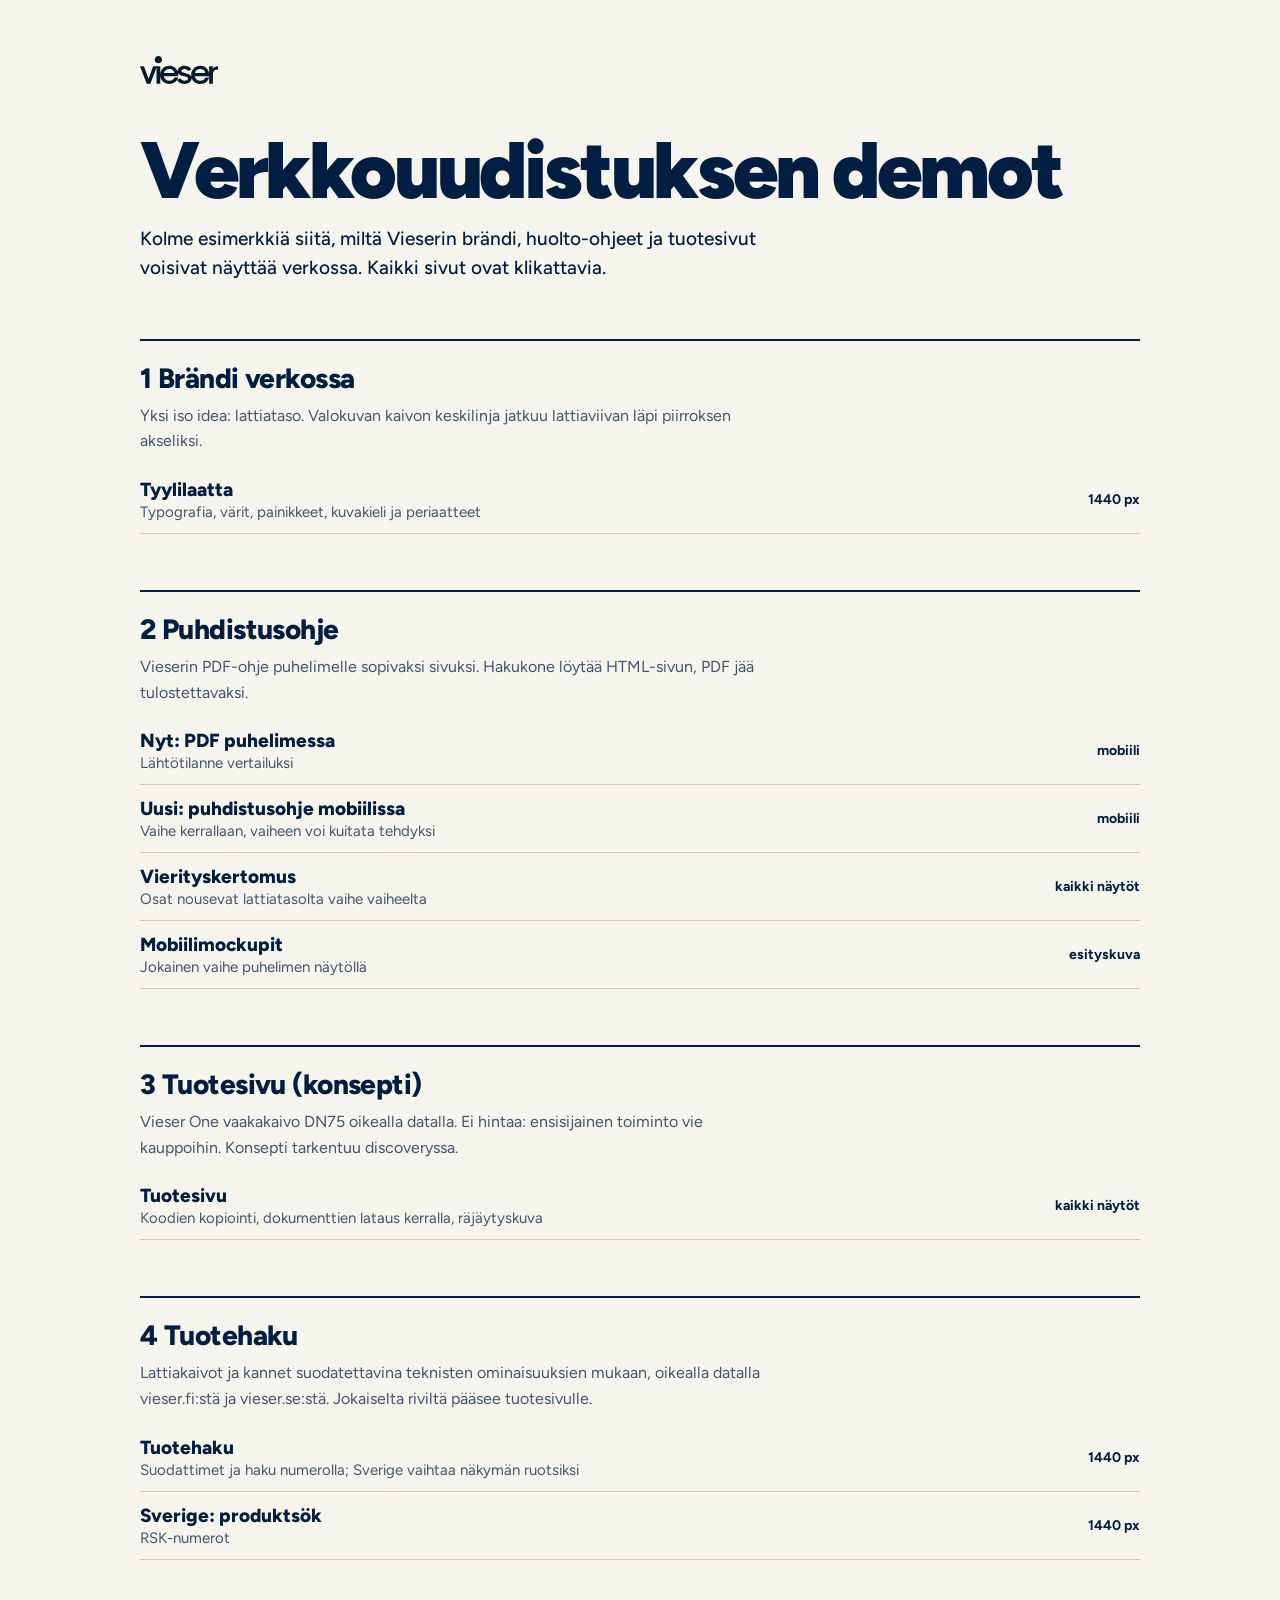
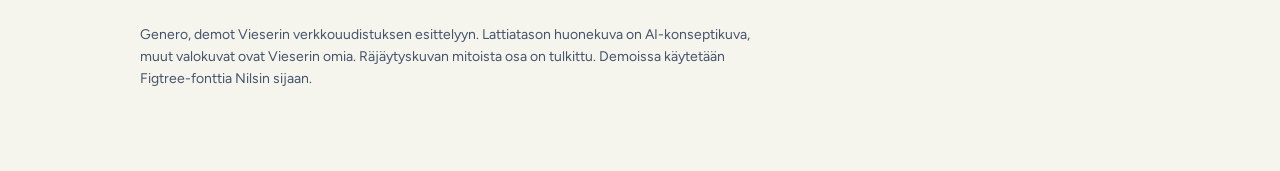
<file: index.html>
<!doctype html>
<html lang="fi">
<head>
<meta charset="utf-8">
<meta name="robots" content="noindex, nofollow">
<meta name="viewport" content="width=device-width, initial-scale=1">
<title>Vieser, verkkouudistuksen demot</title>
<link rel="stylesheet" href="https://fonts.googleapis.com/css2?family=Figtree:wght@400;500;700;800;900&display=swap">
<style>
:root{--blue:#001e42;--sand:#f6f5ed;--dune:#dac8ae;--muted:#44546a;--mahogany:#993300}
*{box-sizing:border-box}
body{margin:0;background:var(--sand);color:var(--blue);font-family:Figtree,'Trebuchet MS',sans-serif}
main{max-width:1040px;margin:0 auto;padding:56px 20px 80px}
img.logo{height:28px;width:auto;display:block}
h1{margin:48px 0 16px;font-size:clamp(40px,7vw,80px);line-height:.95;font-weight:900;letter-spacing:-.04em}
.lead{margin:0;max-width:36em;font-size:19px;line-height:1.55;font-weight:500}
section{margin-top:56px;border-top:2px solid var(--blue);padding-top:20px}
h2{margin:0 0 8px;font-size:28px;font-weight:800;letter-spacing:-.02em}
section>p{margin:0 0 12px;max-width:40em;font-size:16px;line-height:1.6;color:var(--muted)}
ul{list-style:none;margin:0;padding:0}
li{border-bottom:1px solid var(--dune)}
li a{display:grid;grid-template-columns:minmax(0,1fr) auto;gap:16px;align-items:center;min-height:64px;padding:12px 0;color:var(--blue);text-decoration:none}
li a strong{font-size:19px;font-weight:800}
li a span{display:block;font-size:15px;color:var(--muted);margin-top:2px}
li a em{font-style:normal;font-size:14px;font-weight:700;white-space:nowrap}
li a:hover strong{text-decoration:underline;text-decoration-color:var(--mahogany);text-decoration-thickness:2px;text-underline-offset:5px}
li a:focus-visible{outline:none;box-shadow:0 0 0 3px var(--blue)}
footer{margin-top:64px;font-size:14px;line-height:1.6;color:var(--muted);max-width:44em}
</style>
</head>
<body>
<main>
  <img class="logo" src="img/bbff548fc7da4a5ddc5f29400d6f3d65.svg" alt="Vieser">
  <h1>Verkkouudistuksen demot</h1>
  <p class="lead">Kolme esimerkkiä siitä, miltä Vieserin brändi, huolto-ohjeet ja tuotesivut voisivat näyttää verkossa. Kaikki sivut ovat klikattavia.</p>

  <section>
    <h2>1 Brändi verkossa</h2>
    <p>Yksi iso idea: lattiataso. Valokuvan kaivon keskilinja jatkuu lattiaviivan läpi piirroksen akseliksi.</p>
    <ul>
      <li><a href="Main.dc.html"><div><strong>Tyylilaatta</strong><span>Typografia, värit, painikkeet, kuvakieli ja periaatteet</span></div><em>1440 px</em></a></li>
    </ul>
  </section>

  <section>
    <h2>2 Puhdistusohje</h2>
    <p>Vieserin PDF-ohje puhelimelle sopivaksi sivuksi. Hakukone löytää HTML-sivun, PDF jää tulostettavaksi.</p>
    <ul>
      <li><a href="Ohje-nyt.dc.html"><div><strong>Nyt: PDF puhelimessa</strong><span>Lähtötilanne vertailuksi</span></div><em>mobiili</em></a></li>
      <li><a href="Ohje.dc.html"><div><strong>Uusi: puhdistusohje mobiilissa</strong><span>Vaihe kerrallaan, vaiheen voi kuitata tehdyksi</span></div><em>mobiili</em></a></li>
      <li><a href="Ohje-scrolly.dc.html"><div><strong>Vierityskertomus</strong><span>Osat nousevat lattiatasolta vaihe vaiheelta</span></div><em>kaikki näytöt</em></a></li>
      <li><a href="Mobiilimockupit.dc.html"><div><strong>Mobiilimockupit</strong><span>Jokainen vaihe puhelimen näytöllä</span></div><em>esityskuva</em></a></li>
    </ul>
  </section>

  <section>
    <h2>3 Tuotesivu (konsepti)</h2>
    <p>Vieser One vaakakaivo DN75 oikealla datalla. Ei hintaa: ensisijainen toiminto vie kauppoihin. Konsepti tarkentuu discoveryssa.</p>
    <ul>
      <li><a href="Tuote.dc.html"><div><strong>Tuotesivu</strong><span>Koodien kopiointi, dokumenttien lataus kerralla, räjäytyskuva</span></div><em>kaikki näytöt</em></a></li>
    </ul>
  </section>

  <section>
    <h2>4 Tuotehaku</h2>
    <p>Lattiakaivot ja kannet suodatettavina teknisten ominaisuuksien mukaan, oikealla datalla vieser.fi:stä ja vieser.se:stä. Jokaiselta riviltä pääsee tuotesivulle.</p>
    <ul>
      <li><a href="Tuotehaku.dc.html"><div><strong>Tuotehaku</strong><span>Suodattimet ja haku numerolla; Sverige vaihtaa näkymän ruotsiksi</span></div><em>1440 px</em></a></li>
      <li><a href="Tuotehaku-SE.dc.html"><div><strong>Sverige: produktsök</strong><span>RSK-numerot</span></div><em>1440 px</em></a></li>
    </ul>
  </section>

  <footer>Genero, demot Vieserin verkkouudistuksen esittelyyn. Lattiatason huonekuva on AI-konseptikuva, muut valokuvat ovat Vieserin omia. Räjäytyskuvan mitoista osa on tulkittu. Demoissa käytetään Figtree-fonttia Nilsin sijaan.</footer>
</main>
</body>
</html>
</file>
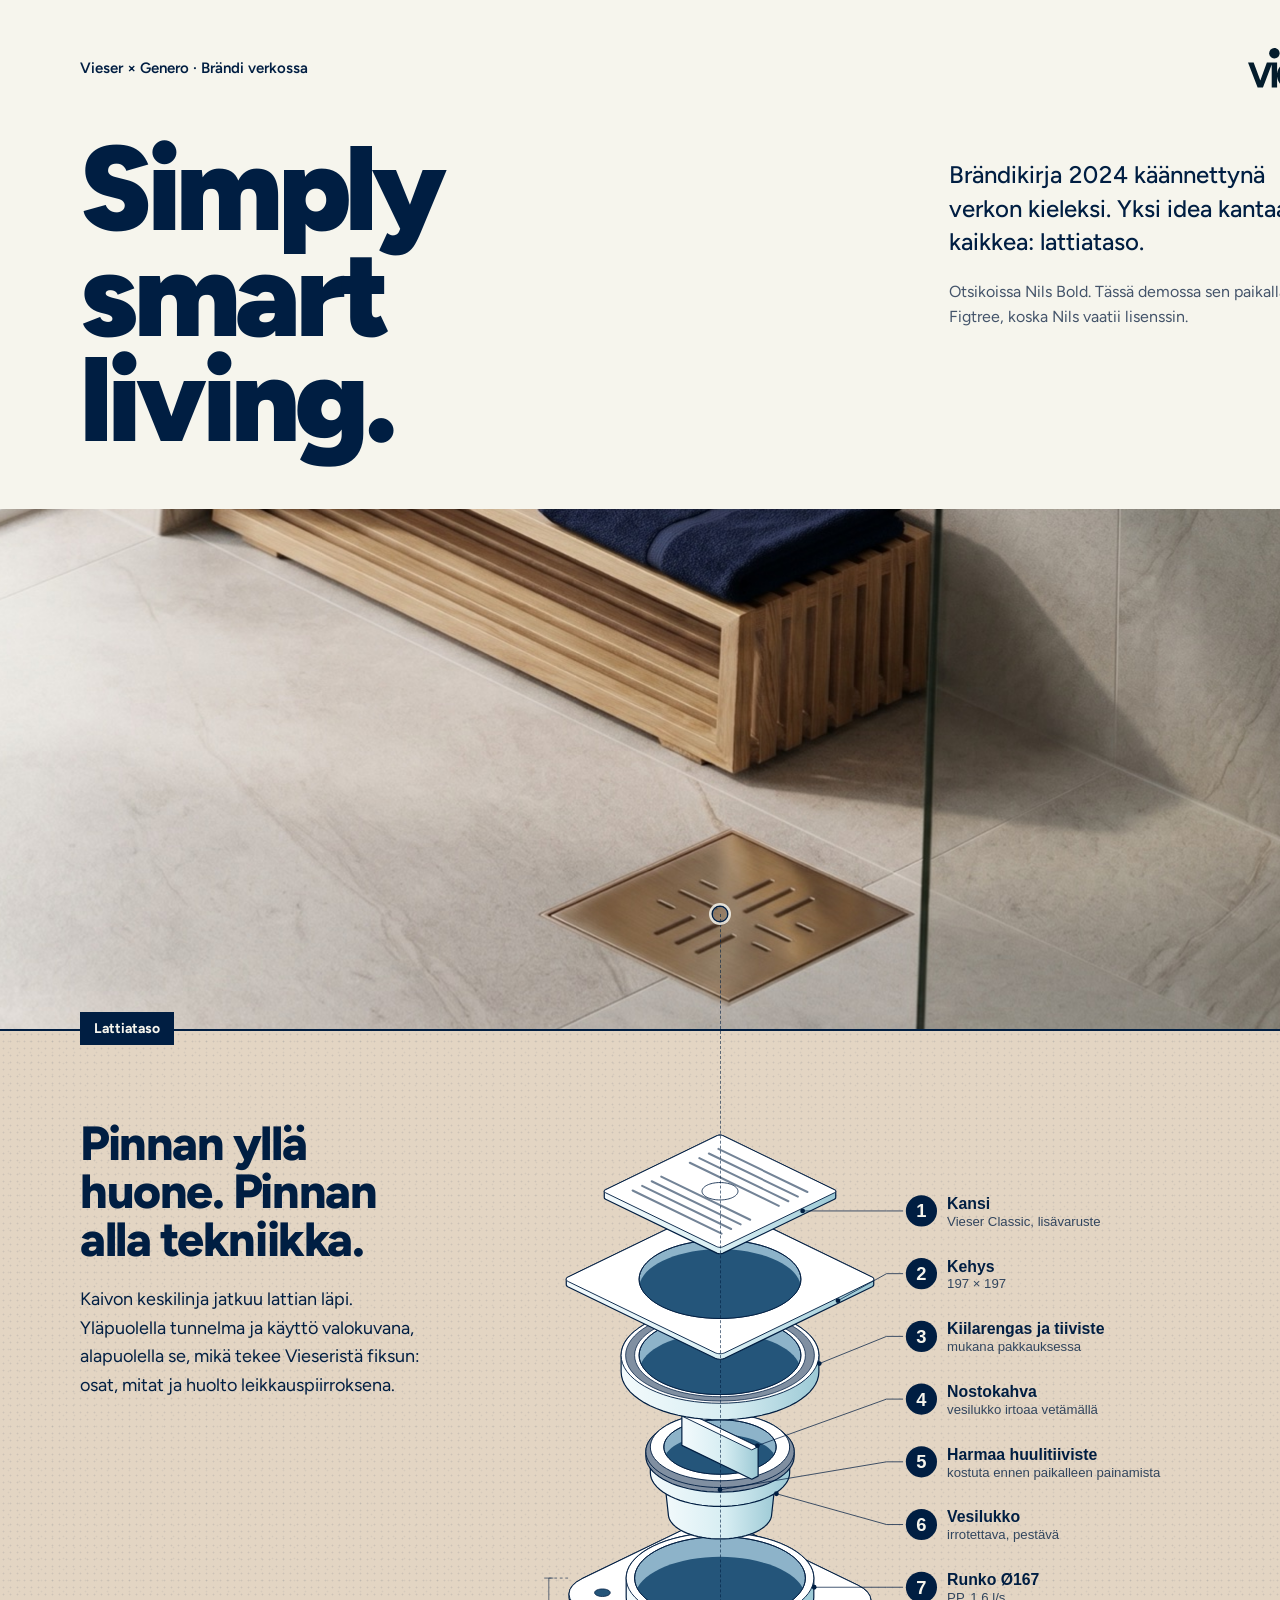
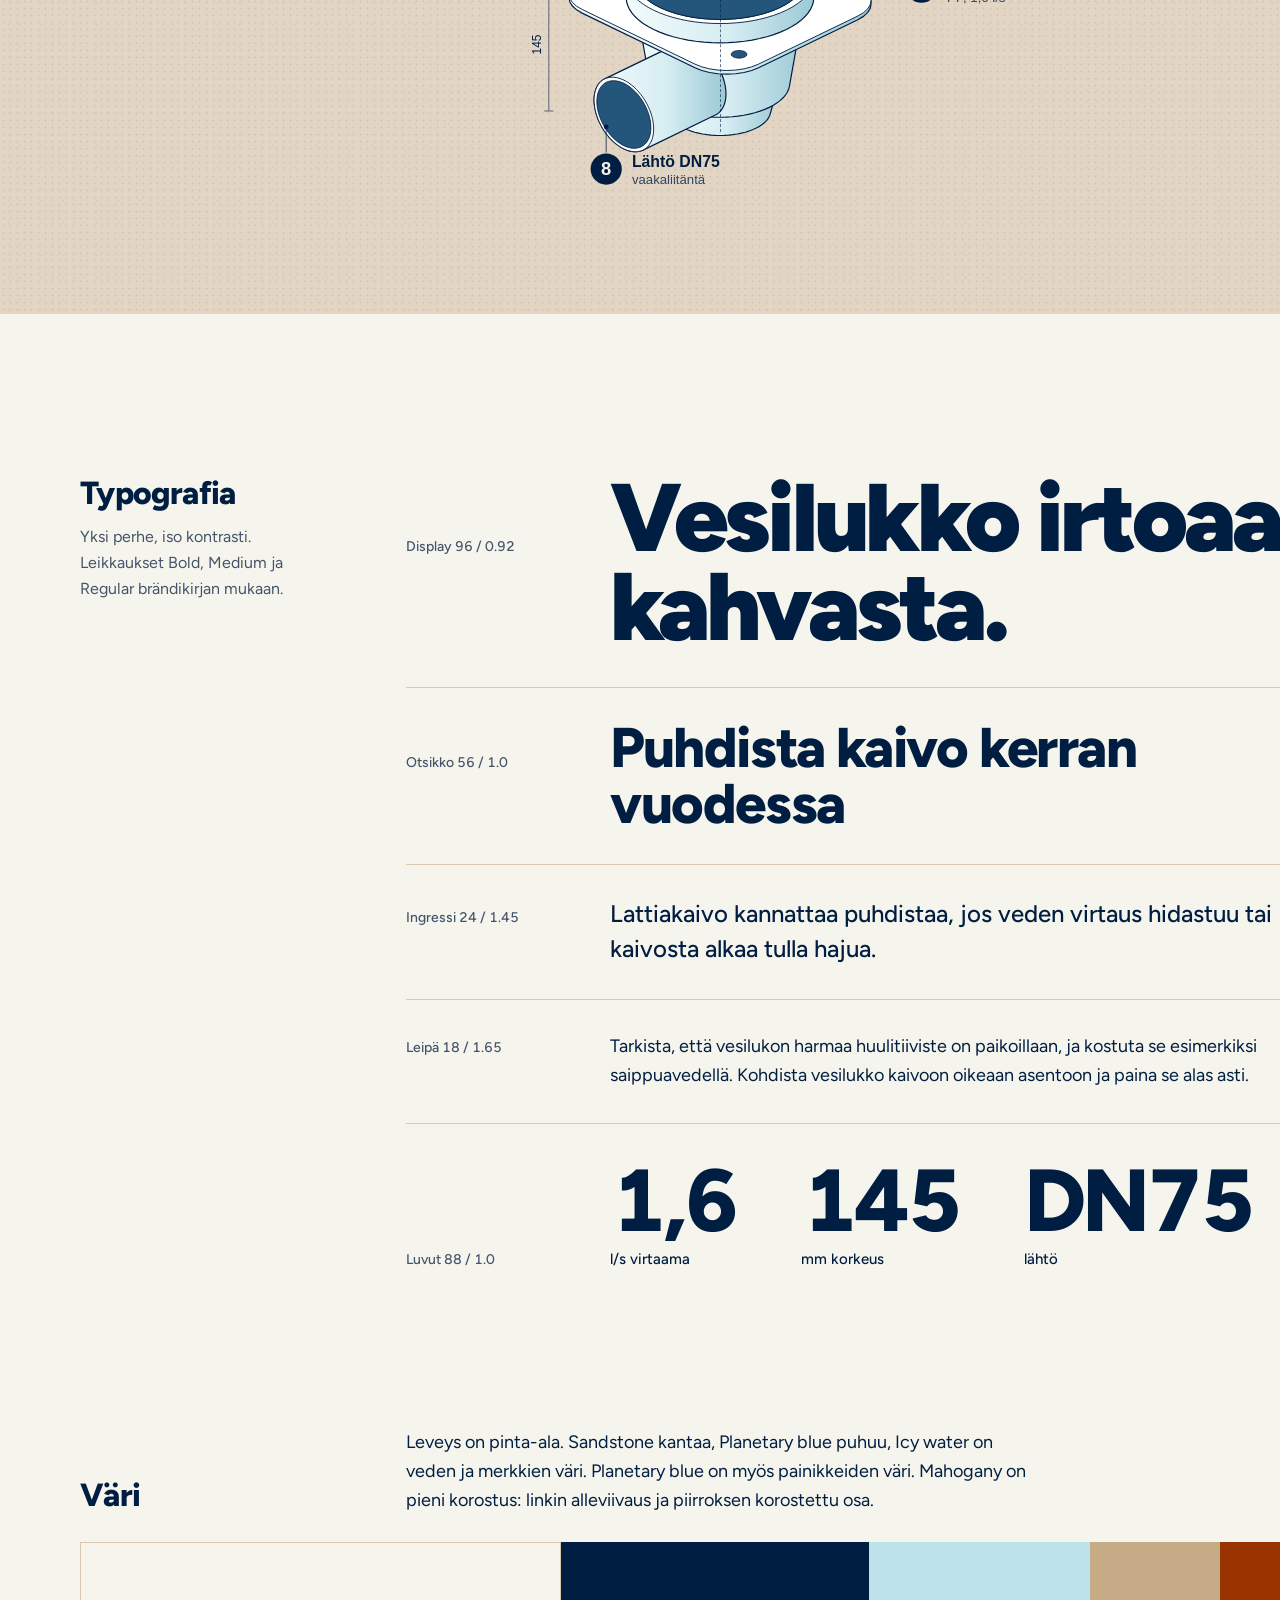
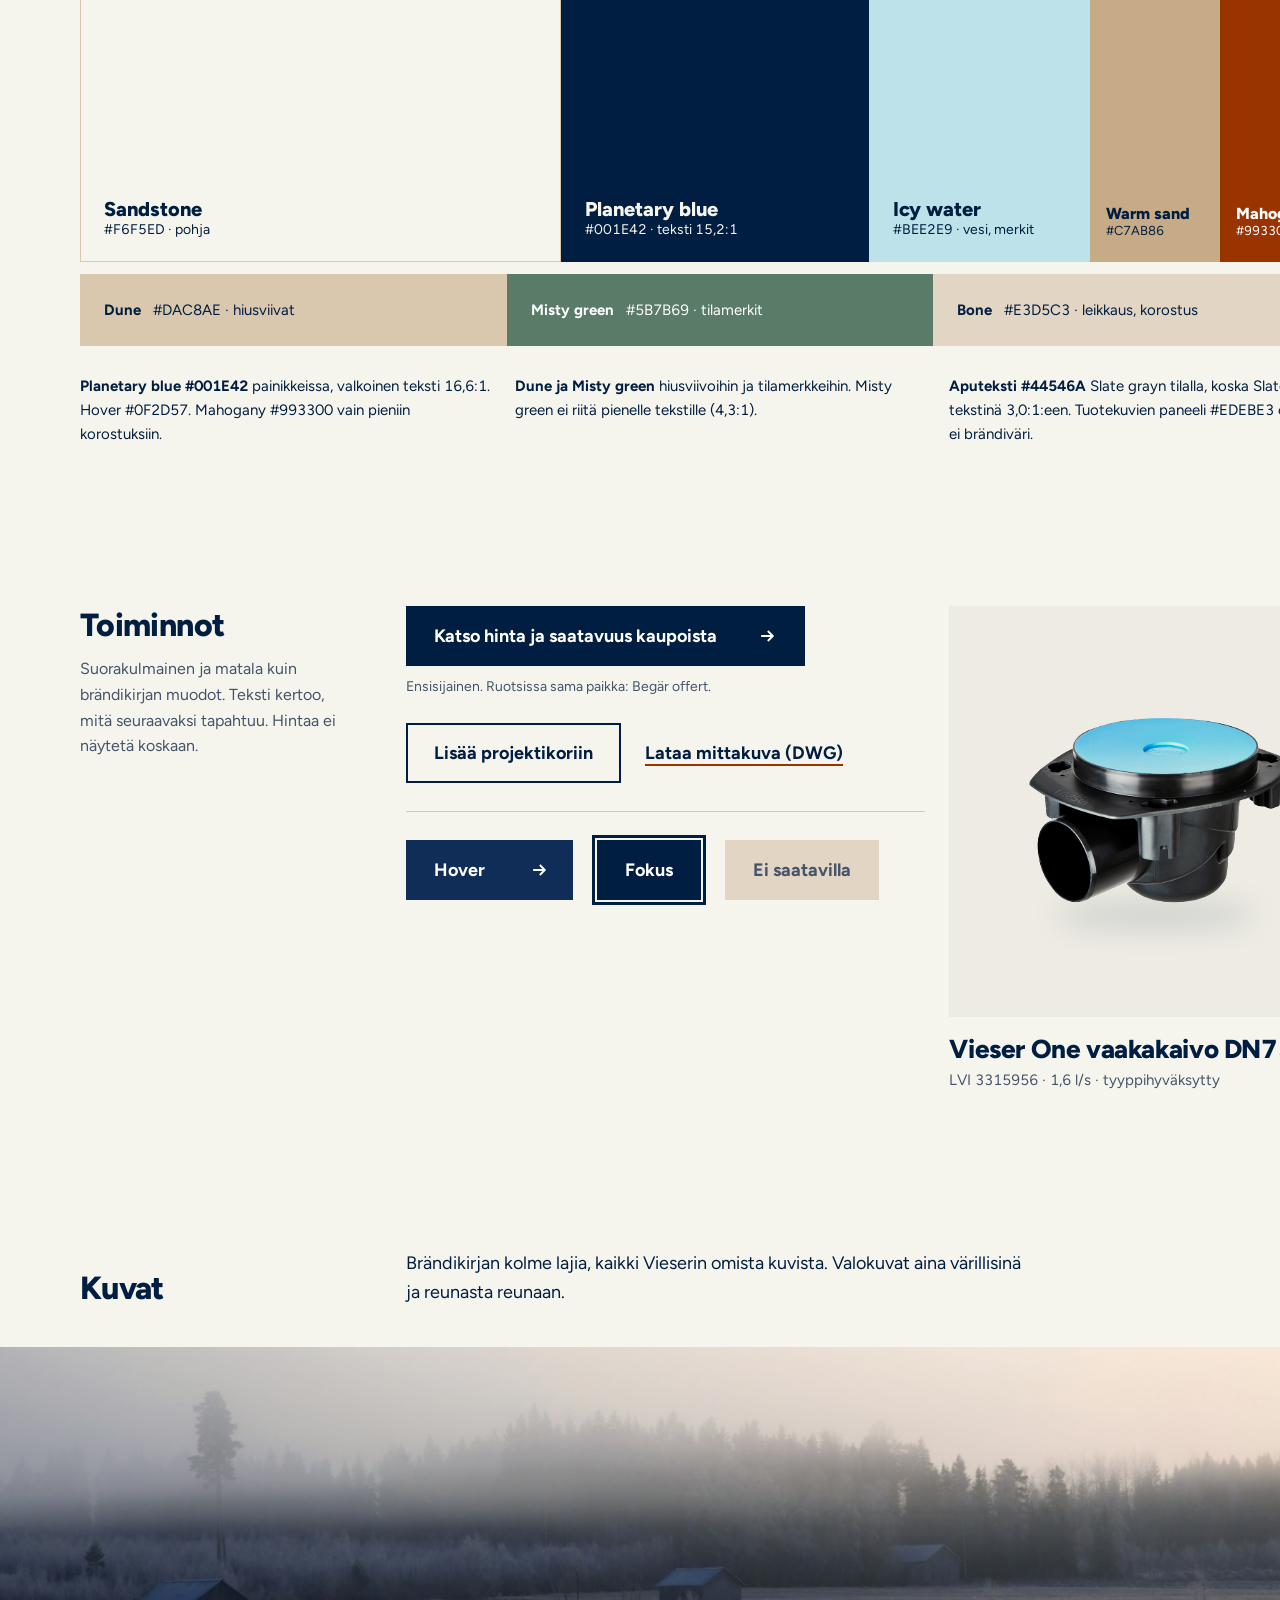
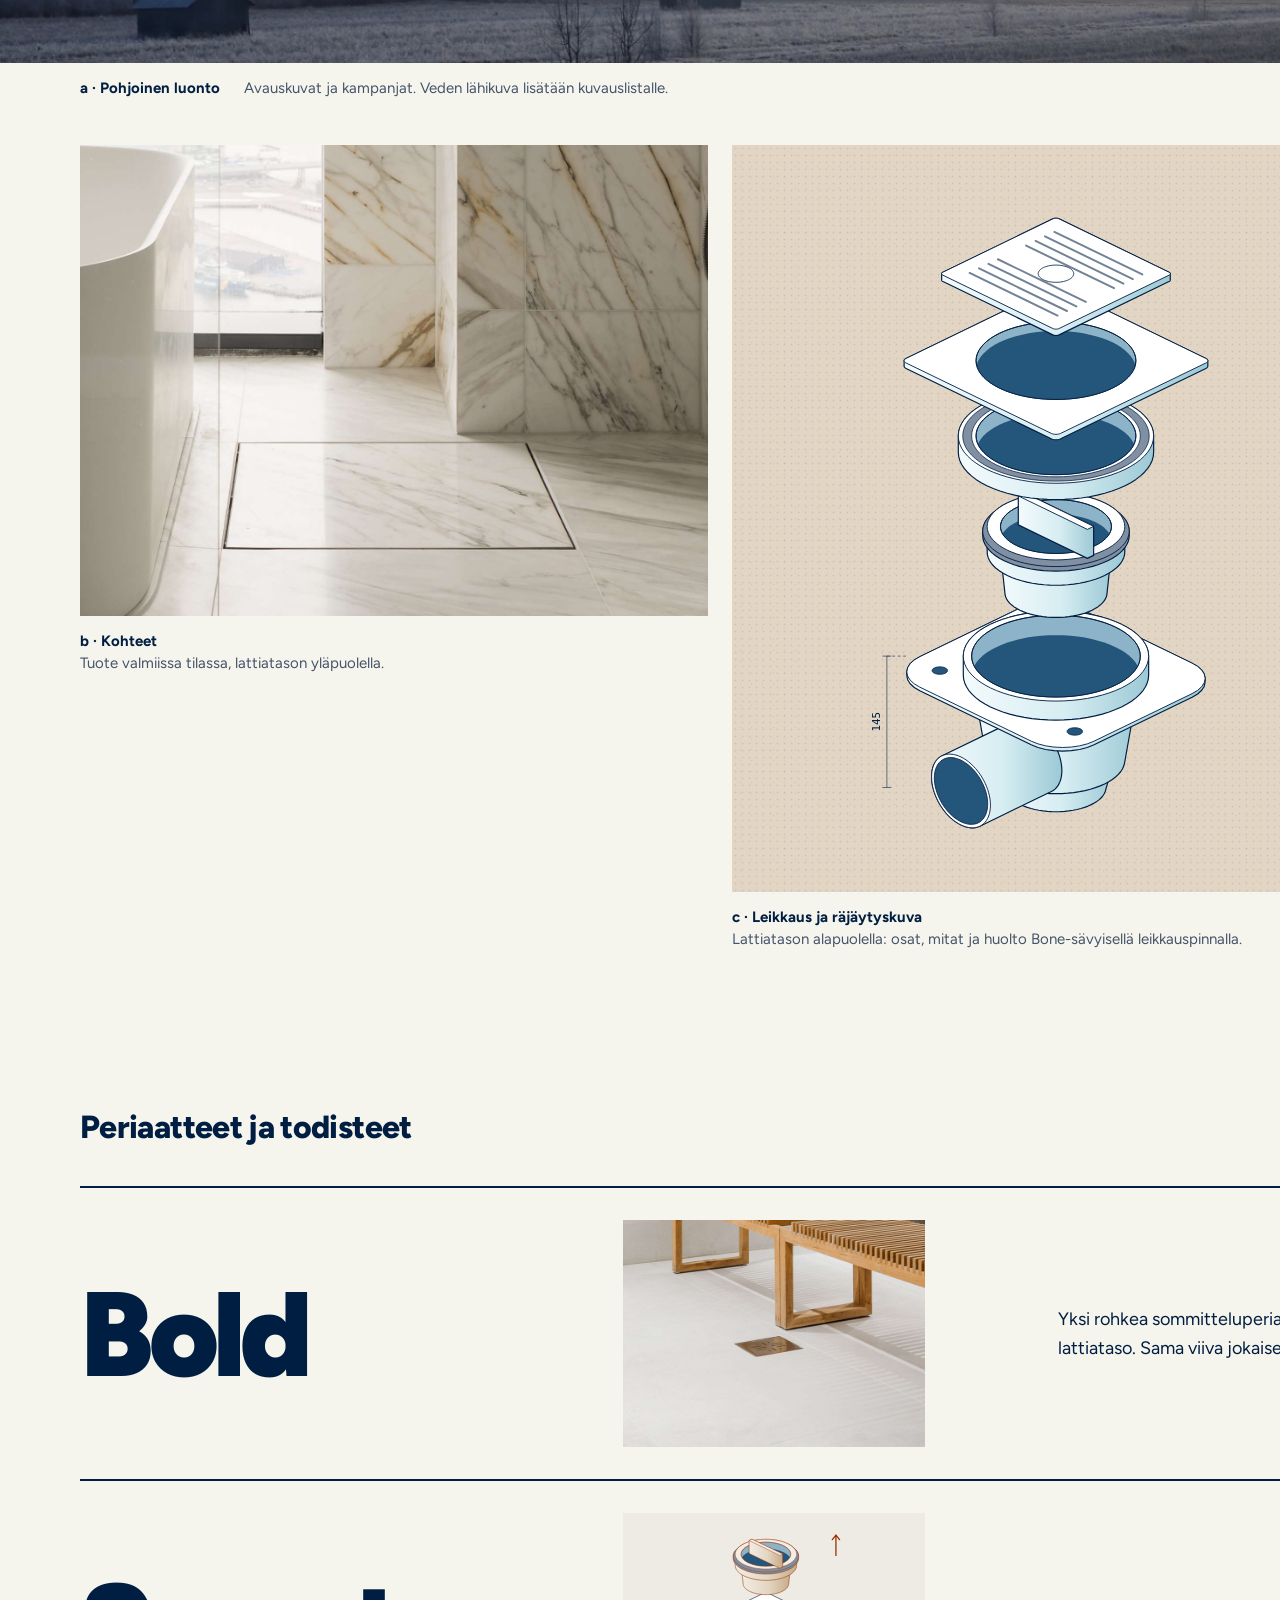
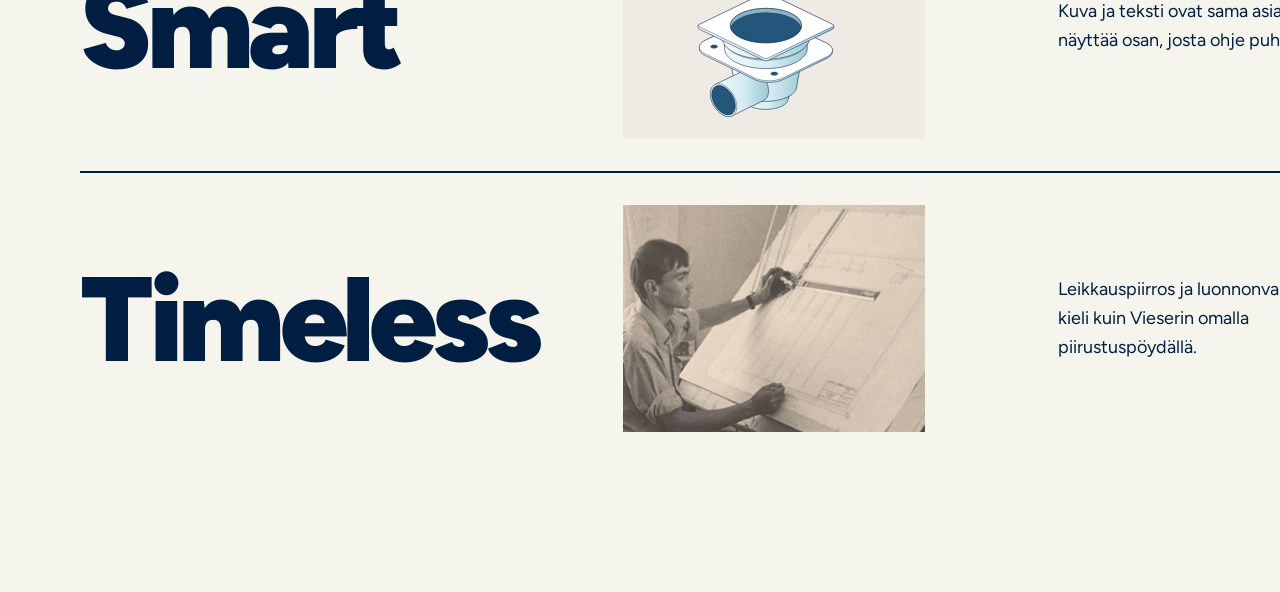
<file: Main.dc.html>
<!doctype html>
<html lang="fi">
<head>
<meta charset="utf-8">
<title>Vieser brändi verkossa</title>
<script src="./support.js"></script>
<link rel="stylesheet" href="vieser.css">
</head>
<body>
<x-dc>
<helmet>
<link rel="stylesheet" href="https://fonts.googleapis.com/css2?family=Figtree:wght@400;500;600;700;800;900&display=swap">
<style>
body{margin:0;background:#f6f5ed}
</style>
</helmet>
<div style="width: 1440px; box-sizing: border-box; background: #f6f5ed; color: #001e42; font-family: Figtree, 'Trebuchet MS', sans-serif; font-variant-numeric: tabular-nums">

  <header style="padding: 48px 80px 0; display: flex; justify-content: space-between; align-items: center">
    <p style="margin: 0; font-size: 15px; font-weight: 600">Vieser × Genero · Brändi verkossa</p>
    <img src="img/bbff548fc7da4a5ddc5f29400d6f3d65.svg" alt="Vieser" style="height: 40px; width: auto">
  </header>

  <section style="padding: 48px 80px 56px; display: grid; grid-template-columns: repeat(12, minmax(0, 1fr)); column-gap: 24px; align-items: start">
    <h1 class="vs-rise" style="grid-column: 1 / span 8; margin: 0; font-size: 120px; line-height: .88; font-weight: 900; letter-spacing: -.045em">Simply<br>smart<br>living.</h1>
    <div class="vs-rise vs-d2" style="grid-column: 9 / span 4; display: flex; flex-direction: column; gap: 20px; padding-top: 22px">
      <p style="margin: 0; font-size: 24px; line-height: 1.4; font-weight: 500; text-wrap: pretty">Brändikirja 2024 käännettynä verkon kieleksi. Yksi idea kantaa kaikkea: lattiataso.</p>
      <p style="margin: 0; font-size: 16px; line-height: 1.6; color: #44546a">Otsikoissa Nils Bold. Tässä demossa sen paikalla on Figtree, koska Nils vaatii lisenssin.</p>
    </div>
  </section>

  <section aria-labelledby="lattiataso" class="lt" style="--lt-h: 520px; --lt-yn: .78; --lt-w: 1966px; --lt-px: 59.07%; --lt-py: 46.55%">
    <div class="lt-photo">
      <img class="vs-fadein" src="img/0c1f36c4941b8d4a79cafdac9456181c.jpg" alt="Premium-kylpyhuone: kivilaattalattia, pronssinen neliökansi, tammipenkki ja lasiseinä. AI-konseptikuva, kuvataan tuotantoon.">
      <div class="lt-ax" aria-hidden="true"></div>
      <div class="lt-dot" aria-hidden="true"></div>
    </div>
    <div class="lt-line"><p class="lt-chip" style="left: 80px">Lattiataso</p></div>
    <div class="lt-ground">
      <div class="lt-grid" style="--lt-dw: 500px; padding: 0 80px 104px">
        <div style="padding-top: 88px; display: flex; flex-direction: column; gap: 22px">
          <h2 id="lattiataso" style="margin: 0; font-size: 48px; line-height: 1; font-weight: 800; letter-spacing: -.03em">Pinnan yllä huone. Pinnan alla tekniikka.</h2>
          <p style="margin: 0; font-size: 18px; line-height: 1.6">Kaivon keskilinja jatkuu lattian läpi. Yläpuolella tunnelma ja käyttö valokuvana, alapuolella se, mikä tekee Vieseristä fiksun: osat, mitat ja huolto leikkauspiirroksena.</p>
        </div>
        <div class="lt-draw lt-axcut" style="--lt-pt: 64px"><img class="vs-rise vs-d1 vs-desk" src="img/2a54f1df06d3a94a129f43a689f1dc25.svg" alt="Lattiakaivo osiin purettuna, nimet numeroiden vieressä: 1 kansi, 2 kehys 197 × 197, 3 kiilarengas ja tiiviste, 4 nostokahva, 5 harmaa huulitiiviste, 6 vesilukko, 7 runko Ø167, 8 lähtö DN75" style="width: 200%; max-width: none; margin-left: -50%"><img class="vs-mob" src="img/eeedaf1fac2468aa686428126e25bc22.svg" alt="Lattiakaivo osiin purettuna, nimet numeroiden vieressä" style="width: 100%"></div>
      </div>
    </div>
  </section>

  <section style="padding: 160px 80px 0; display: grid; grid-template-columns: repeat(12, minmax(0, 1fr)); column-gap: 24px">
    <div style="grid-column: 1 / span 3; display: flex; flex-direction: column; gap: 12px">
      <h2 style="margin: 0; font-size: 32px; font-weight: 800; letter-spacing: -.02em">Typografia</h2>
      <p style="margin: 0; font-size: 16px; line-height: 1.6; color: #44546a; max-width: 16em">Yksi perhe, iso kontrasti. Leikkaukset Bold, Medium ja Regular brändikirjan mukaan.</p>
    </div>
    <div style="grid-column: 4 / span 9; display: flex; flex-direction: column">
      <div style="display: grid; grid-template-columns: 180px 1fr; gap: 24px; align-items: baseline; padding: 0 0 36px; border-bottom: 1px solid #dac8ae">
        <p style="margin: 0; font-size: 14px; font-weight: 500; color: #44546a">Display 96 / 0.92</p>
        <p style="margin: 0; font-size: 96px; line-height: .92; font-weight: 900; letter-spacing: -.04em">Vesilukko irtoaa kahvasta.</p>
      </div>
      <div style="display: grid; grid-template-columns: 180px 1fr; gap: 24px; align-items: baseline; padding: 32px 0; border-bottom: 1px solid #dac8ae">
        <p style="margin: 0; font-size: 14px; font-weight: 500; color: #44546a">Otsikko 56 / 1.0</p>
        <p style="margin: 0; font-size: 56px; line-height: 1; font-weight: 800; letter-spacing: -.025em">Puhdista kaivo kerran vuodessa</p>
      </div>
      <div style="display: grid; grid-template-columns: 180px 1fr; gap: 24px; align-items: baseline; padding: 32px 0; border-bottom: 1px solid #dac8ae">
        <p style="margin: 0; font-size: 14px; font-weight: 500; color: #44546a">Ingressi 24 / 1.45</p>
        <p style="margin: 0; font-size: 24px; line-height: 1.45; font-weight: 500; max-width: 30em">Lattiakaivo kannattaa puhdistaa, jos veden virtaus hidastuu tai kaivosta alkaa tulla hajua.</p>
      </div>
      <div style="display: grid; grid-template-columns: 180px 1fr; gap: 24px; align-items: baseline; padding: 32px 0; border-bottom: 1px solid #dac8ae">
        <p style="margin: 0; font-size: 14px; font-weight: 500; color: #44546a">Leipä 18 / 1.65</p>
        <p style="margin: 0; font-size: 18px; line-height: 1.65; max-width: 36em">Tarkista, että vesilukon harmaa huulitiiviste on paikoillaan, ja kostuta se esimerkiksi saippuavedellä. Kohdista vesilukko kaivoon oikeaan asentoon ja paina se alas asti.</p>
      </div>
      <div style="display: grid; grid-template-columns: 180px 1fr; gap: 24px; align-items: end; padding: 32px 0 0">
        <p style="margin: 0; font-size: 14px; font-weight: 500; color: #44546a">Luvut 88 / 1.0</p>
        <div style="display: flex; gap: 64px; align-items: flex-end">
          <div style="display: flex; flex-direction: column; gap: 6px"><p style="margin: 0; font-size: 88px; line-height: 1; font-weight: 800; letter-spacing: -.035em">1,6</p><p style="margin: 0; font-size: 15px; font-weight: 500">l/s virtaama</p></div>
          <div style="display: flex; flex-direction: column; gap: 6px"><p style="margin: 0; font-size: 88px; line-height: 1; font-weight: 800; letter-spacing: -.035em">145</p><p style="margin: 0; font-size: 15px; font-weight: 500">mm korkeus</p></div>
          <div style="display: flex; flex-direction: column; gap: 6px"><p style="margin: 0; font-size: 88px; line-height: 1; font-weight: 800; letter-spacing: -.035em">DN75</p><p style="margin: 0; font-size: 15px; font-weight: 500">lähtö</p></div>
        </div>
      </div>
    </div>
  </section>

  <section style="padding: 160px 80px 0; display: flex; flex-direction: column; gap: 28px">
    <div style="display: grid; grid-template-columns: repeat(12, minmax(0, 1fr)); column-gap: 24px; align-items: end">
      <h2 style="grid-column: 1 / span 3; margin: 0; font-size: 32px; font-weight: 800; letter-spacing: -.02em">Väri</h2>
      <p style="grid-column: 4 / span 6; margin: 0; font-size: 18px; line-height: 1.6">Leveys on pinta-ala. Sandstone kantaa, Planetary blue puhuu, Icy water on veden ja merkkien väri. Planetary blue on myös painikkeiden väri. Mahogany on pieni korostus: linkin alleviivaus ja piirroksen korostettu osa.</p>
    </div>
    <div style="display: flex; height: 320px">
      <div style="flex: 40; background: #f6f5ed; box-shadow: inset 0 0 0 1px #dac8ae; padding: 24px; display: flex; flex-direction: column; justify-content: flex-end"><p style="margin: 0; font-size: 20px; font-weight: 800">Sandstone</p><p style="margin: 0; font-size: 14px">#F6F5ED · pohja</p></div>
      <div style="flex: 24; background: #001e42; color: #f6f5ed; padding: 24px; display: flex; flex-direction: column; justify-content: flex-end"><p style="margin: 0; font-size: 20px; font-weight: 800">Planetary blue</p><p style="margin: 0; font-size: 14px">#001E42 · teksti 15,2:1</p></div>
      <div style="flex: 16; background: #bee2e9; padding: 24px; display: flex; flex-direction: column; justify-content: flex-end"><p style="margin: 0; font-size: 20px; font-weight: 800">Icy water</p><p style="margin: 0; font-size: 14px">#BEE2E9 · vesi, merkit</p></div>
      <div style="flex: 9; background: #c7ab86; padding: 24px 16px; display: flex; flex-direction: column; justify-content: flex-end"><p style="margin: 0; font-size: 16px; font-weight: 800">Warm sand</p><p style="margin: 0; font-size: 13px">#C7AB86</p></div>
      <div style="flex: 10; background: #993300; color: #ffffff; padding: 24px 16px; display: flex; flex-direction: column; justify-content: flex-end"><p style="margin: 0; font-size: 16px; font-weight: 800">Mahogany</p><p style="margin: 0; font-size: 13px">#993300</p></div>
    </div>
    <div style="display: flex; gap: 0; height: 72px; margin-top: -16px">
      <div style="flex: 1; background: #dac8ae; padding: 0 24px; display: flex; align-items: center; gap: 12px; font-size: 15px"><strong>Dune</strong>#DAC8AE · hiusviivat</div>
      <div style="flex: 1; background: #5b7b69; color: #ffffff; padding: 0 24px; display: flex; align-items: center; gap: 12px; font-size: 15px"><strong>Misty green</strong>#5B7B69 · tilamerkit</div>
      <div style="flex: 1; background: #e3d5c3; padding: 0 24px; display: flex; align-items: center; gap: 12px; font-size: 15px"><strong>Bone</strong>#E3D5C3 · leikkaus, korostus</div>
    </div>
    <div style="display: grid; grid-template-columns: repeat(12, minmax(0, 1fr)); column-gap: 24px; font-size: 15px; line-height: 1.6">
      <p style="grid-column: 1 / span 4; margin: 0"><strong>Planetary blue #001E42</strong> painikkeissa, valkoinen teksti 16,6:1. Hover #0F2D57. Mahogany #993300 vain pieniin korostuksiin.</p>
      <p style="grid-column: 5 / span 4; margin: 0"><strong>Dune ja Misty green</strong> hiusviivoihin ja tilamerkkeihin. Misty green ei riitä pienelle tekstille (4,3:1).</p>
      <p style="grid-column: 9 / span 4; margin: 0"><strong>Aputeksti #44546A</strong> Slate grayn tilalla, koska Slate gray jää tekstinä 3,0:1:een. Tuotekuvien paneeli #EDEBE3 on apusävy, ei brändiväri.</p>
    </div>
  </section>

  <section style="padding: 160px 80px 0; display: grid; grid-template-columns: repeat(12, minmax(0, 1fr)); column-gap: 24px; row-gap: 40px">
    <div style="grid-column: 1 / span 3; display: flex; flex-direction: column; gap: 12px">
      <h2 style="margin: 0; font-size: 32px; font-weight: 800; letter-spacing: -.02em">Toiminnot</h2>
      <p style="margin: 0; font-size: 16px; line-height: 1.6; color: #44546a; max-width: 16em">Suorakulmainen ja matala kuin brändikirjan muodot. Teksti kertoo, mitä seuraavaksi tapahtuu. Hintaa ei näytetä koskaan.</p>
    </div>
    <div style="grid-column: 4 / span 5; display: flex; flex-direction: column; gap: 28px">
      <div style="display: flex; flex-direction: column; gap: 12px; align-items: flex-start">
        <a href="#" class="vs-tap vs-cta" style="display: inline-flex; align-items: center; gap: 40px; min-height: 60px; padding: 0 28px; background: #001e42; color: #ffffff; font-size: 18px; font-weight: 700; text-decoration: none; white-space: nowrap">Katso hinta ja saatavuus kaupoista<svg class="vs-arrow" width="20" height="20" viewBox="0 0 24 24" fill="none" stroke="currentColor" stroke-width="2.2" aria-hidden="true"><path d="M5 12h14M13 6l6 6-6 6"/></svg></a>
        <p style="margin: 0; font-size: 14px; color: #44546a">Ensisijainen. Ruotsissa sama paikka: Begär offert.</p>
      </div>
      <div style="display: flex; gap: 12px; align-items: center">
        <a href="#" class="vs-tap vs-sec" style="display: inline-flex; align-items: center; gap: 12px; min-height: 60px; padding: 0 28px; box-shadow: inset 0 0 0 2px #001e42; color: #001e42; font-size: 18px; font-weight: 700; text-decoration: none; white-space: nowrap">Lisää projektikoriin</a>
        <a href="#" class="vs-link" style="font-size: 18px; padding: 0 12px">Lataa mittakuva (DWG)</a>
      </div>
      <div style="display: flex; gap: 24px; align-items: center; padding-top: 8px; border-top: 1px solid #dac8ae">
        <span style="display: inline-flex; align-items: center; gap: 40px; min-height: 60px; padding: 0 28px; background: #0f2d57; color: #ffffff; font-size: 18px; font-weight: 700; white-space: nowrap; margin-top: 20px">Hover<svg width="20" height="20" viewBox="0 0 24 24" fill="none" stroke="currentColor" stroke-width="2.2" aria-hidden="true" style="transform: translateX(4px)"><path d="M5 12h14M13 6l6 6-6 6"/></svg></span>
        <span style="display: inline-flex; align-items: center; min-height: 60px; padding: 0 28px; background: #001e42; color: #ffffff; font-size: 18px; font-weight: 700; box-shadow: 0 0 0 2px #f6f5ed, 0 0 0 5px #001e42; margin-top: 20px">Fokus</span>
        <span style="display: inline-flex; align-items: center; min-height: 60px; padding: 0 28px; background: #e3d5c3; color: #44546a; font-size: 18px; font-weight: 700; margin-top: 20px">Ei saatavilla</span>
      </div>
    </div>
    <a href="#" class="vs-lift" style="grid-column: 9 / span 4; display: flex; flex-direction: column; gap: 18px; text-decoration: none; color: #001e42">
      <div class="pk" style="aspect-ratio: 1 / 1; display: flex; align-items: center; justify-content: center; position: relative">
        <div class="pk-shadow" aria-hidden="true"></div>
        <img class="vs-prod" src="img/df04c3ff91d67606627e768e58c748ac.jpg" alt="" style="position: relative; width: 86%; height: 86%; object-fit: contain">
      </div>
      <div style="display: flex; flex-direction: column; gap: 6px">
        <p style="margin: 0; font-size: 26px; line-height: 1.15; font-weight: 800; letter-spacing: -.015em">Vieser One vaakakaivo DN75</p>
        <p style="margin: 0; font-size: 15px; color: #44546a">LVI 3315956 · 1,6 l/s · tyyppihyväksytty</p>
      </div>
    </a>
  </section>

  <section style="padding: 160px 0 0">
    <div style="padding: 0 80px 40px; display: grid; grid-template-columns: repeat(12, minmax(0, 1fr)); column-gap: 24px; align-items: end">
      <h2 style="grid-column: 1 / span 3; margin: 0; font-size: 32px; font-weight: 800; letter-spacing: -.02em">Kuvat</h2>
      <p style="grid-column: 4 / span 6; margin: 0; font-size: 18px; line-height: 1.6">Brändikirjan kolme lajia, kaikki Vieserin omista kuvista. Valokuvat aina värillisinä ja reunasta reunaan.</p>
    </div>
    <figure style="margin: 0">
      <img src="img/c134f4b7a094d016c0c4249ef3f87dcc.jpg" alt="Usvainen pohjalainen peltomaisema ja metsänreuna aamuvalossa" style="width: 100%; height: 316px; object-fit: cover; display: block">
      <figcaption style="padding: 16px 80px 0; display: flex; gap: 24px; font-size: 15px"><strong>a · Pohjoinen luonto</strong><span style="color: #44546a">Avauskuvat ja kampanjat. Veden lähikuva lisätään kuvauslistalle.</span></figcaption>
    </figure>
    <div style="padding: 48px 80px 0; display: grid; grid-template-columns: repeat(12, minmax(0, 1fr)); column-gap: 24px; align-items: start">
      <figure style="grid-column: 1 / span 6; margin: 0; display: flex; flex-direction: column; gap: 16px">
        <img src="img/61fbc212f8fc21d62ced0dce5d9db9fc.jpg" alt="Marmorinen kylpyhuone, jossa linjalattiakaivo suihkun edessä" style="width: 100%; aspect-ratio: 4 / 3; object-fit: cover; display: block">
        <figcaption style="display: flex; flex-direction: column; gap: 4px; font-size: 15px"><strong>b · Kohteet</strong><span style="color: #44546a">Tuote valmiissa tilassa, lattiatason yläpuolella.</span></figcaption>
      </figure>
      <figure style="grid-column: 7 / span 6; margin: 0; display: flex; flex-direction: column; gap: 16px">
        <div class="lt-ground" style="aspect-ratio: 4 / 3; display: flex; align-items: center; justify-content: center"><img src="img/19de9c9f3c45739e14b10a42d8989d1f.svg" alt="Vieser One vaakakaivo osiin purettuna" style="height: 90%; width: auto"></div>
        <figcaption style="display: flex; flex-direction: column; gap: 4px; font-size: 15px"><strong>c · Leikkaus ja räjäytyskuva</strong><span style="color: #44546a">Lattiatason alapuolella: osat, mitat ja huolto Bone-sävyisellä leikkauspinnalla.</span></figcaption>
      </figure>
    </div>
  </section>

  <section style="margin-top: 160px; padding: 0 80px 128px">
    <h2 style="margin: 0 0 40px; font-size: 32px; font-weight: 800; letter-spacing: -.02em">Periaatteet ja todisteet</h2>
    <div style="display: grid; grid-template-columns: repeat(12, minmax(0, 1fr)); column-gap: 24px; align-items: center; padding: 32px 0; border-top: 2px solid #001e42">
      <p style="grid-column: 1 / span 5; margin: 0; font-size: 120px; line-height: .9; font-weight: 900; letter-spacing: -.045em">Bold</p>
      <div class="" style="grid-column: 6 / span 3; aspect-ratio: 4 / 3; overflow: hidden; display: flex; align-items: center; justify-content: center"><img src="img/2b3757881b92c3879c7da94d9dd5e841.jpg" alt="Neliökansi laattalattiassa" style="width: 100%; height: 100%; object-fit: cover; object-position: 48% 56%; display: block"></div>
      <p style="grid-column: 10 / span 3; margin: 0; font-size: 18px; line-height: 1.6">Yksi rohkea sommitteluperiaate: lattiataso. Sama viiva jokaisella sivulla.</p>
    </div>
    <div style="display: grid; grid-template-columns: repeat(12, minmax(0, 1fr)); column-gap: 24px; align-items: center; padding: 32px 0; border-top: 2px solid #001e42">
      <p style="grid-column: 1 / span 5; margin: 0; font-size: 120px; line-height: .9; font-weight: 900; letter-spacing: -.045em">Smart</p>
      <div class="pk" style="grid-column: 6 / span 3; aspect-ratio: 4 / 3; overflow: hidden; display: flex; align-items: center; justify-content: center"><img src="img/d48feed242d9cecdde80c8b4f90cc12c.svg" alt="Vesilukko nousee kaivosta" style="width: 100%; height: 100%; object-fit: contain; display: block"></div>
      <p style="grid-column: 10 / span 3; margin: 0; font-size: 18px; line-height: 1.6">Kuva ja teksti ovat sama asia: piirros näyttää osan, josta ohje puhuu.</p>
    </div>
    <div style="display: grid; grid-template-columns: repeat(12, minmax(0, 1fr)); column-gap: 24px; align-items: center; padding: 32px 0; border-top: 2px solid #001e42">
      <p style="grid-column: 1 / span 5; margin: 0; font-size: 120px; line-height: .9; font-weight: 900; letter-spacing: -.045em">Timeless</p>
      <div class="" style="grid-column: 6 / span 3; aspect-ratio: 4 / 3; overflow: hidden; display: flex; align-items: center; justify-content: center"><img src="img/26b6bb6062b1228aa6d24b40ad4b0bd9.jpg" alt="Suunnittelija piirustuspöydän ääressä, Vieserin arkistokuva" style="width: 100%; height: 100%; object-fit: cover; object-position: 38% 50%; display: block"></div>
      <p style="grid-column: 10 / span 3; margin: 0; font-size: 18px; line-height: 1.6">Leikkauspiirros ja luonnonvalo. Sama kieli kuin Vieserin omalla piirustuspöydällä.</p>
    </div>
  </section>
</div>
</x-dc>
<script type="text/x-dc" data-dc-script data-props='{"$preview":{"width":1440,"height":7021}}'>
class Component extends DCLogic {
  renderVals() { return {}; }
}
</script>
</body>
</html>
</file>
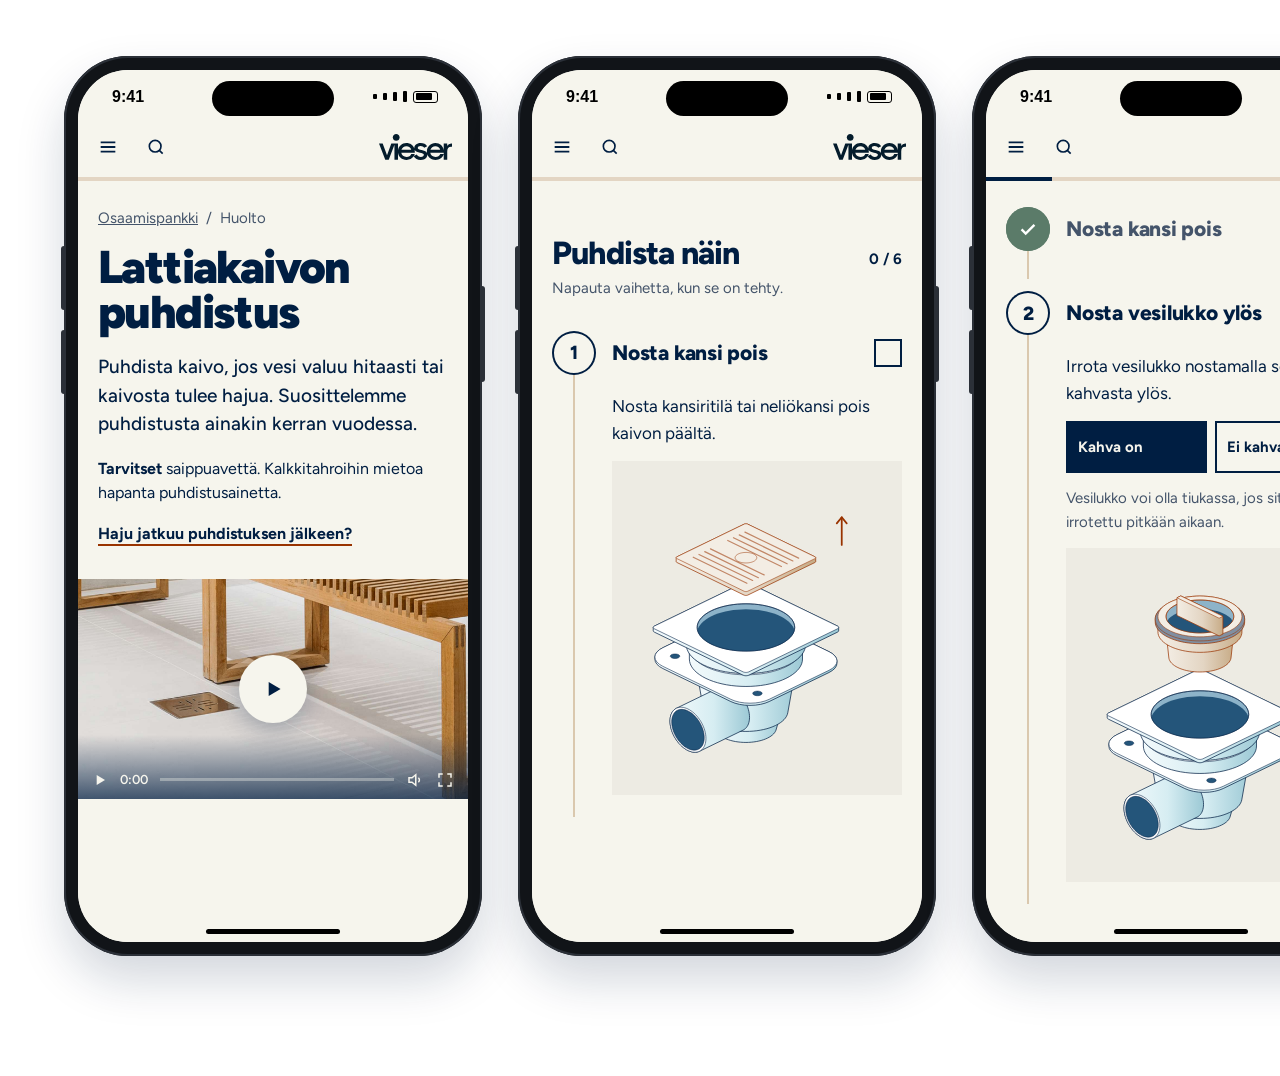
<file: Mobiilimockupit.dc.html>
<!doctype html>
<html lang="fi">
<head>
<meta charset="utf-8">
<title>Puhdistusohje mobiilissa</title>
<script src="./support.js"></script>
<link rel="stylesheet" href="vieser.css">
</head>
<body>
<x-dc>
<helmet>
<link rel="stylesheet" href="https://fonts.googleapis.com/css2?family=Figtree:wght@400;500;600;700;800;900&display=swap">
<style>
body{margin:0;background:#ffffff}
a{color:#001e42}a:hover{color:#993300}
</style>
</helmet>
<div style="width: 3724px; height: 1076px; box-sizing: border-box; padding: 56px 64px 120px; background: #ffffff; color: #001e42; font-family: Figtree, 'Helvetica Neue', Arial, sans-serif">
<div style="display: grid; grid-template-columns: repeat(8, 418px); gap: 36px; align-items: start">
<figure style="margin: 0; display: flex; flex-direction: column; gap: 16px">
<div style="position: relative; width: 418px; height: 900px; box-sizing: border-box; padding: 14px; border-radius: 64px; background: #111418; box-shadow: 0 0 0 2px #2b3038 inset, 0 24px 48px rgba(11,35,64,.18)">
<div aria-hidden="true" style="position: absolute; left: -3px; top: 190px; width: 3px; height: 64px; border-radius: 3px 0 0 3px; background: #2b3038"></div>
<div aria-hidden="true" style="position: absolute; left: -3px; top: 274px; width: 3px; height: 64px; border-radius: 3px 0 0 3px; background: #2b3038"></div>
<div aria-hidden="true" style="position: absolute; right: -3px; top: 230px; width: 3px; height: 96px; border-radius: 0 3px 3px 0; background: #2b3038"></div>
<div style="position: relative; width: 390px; height: 872px; border-radius: 50px; overflow: hidden; background: #f6f5ed">
<div aria-hidden="true" style="position: absolute; left: 0; right: 0; top: 0; height: 47px; box-sizing: border-box; display: flex; align-items: center; justify-content: space-between; padding: 6px 30px 0 34px; font: 600 16px -apple-system, 'Helvetica Neue', Arial, sans-serif; color: #000; background: #f6f5ed; z-index: 2"><span>9:41</span><span style="display: flex; gap: 6px; align-items: center"><i style="display: block; width: 4px; height: 5px; border-radius: 1px; background: #000"></i><i style="display: block; width: 4px; height: 7px; border-radius: 1px; background: #000"></i><i style="display: block; width: 4px; height: 9px; border-radius: 1px; background: #000"></i><i style="display: block; width: 4px; height: 11px; border-radius: 1px; background: #000"></i><i style="display: block; position: relative; width: 25px; height: 12px; box-sizing: border-box; border-radius: 3px; border: 1.5px solid #000"><i style="position: absolute; left: 1.5px; top: 1.5px; right: 5px; bottom: 1.5px; border-radius: 1px; background: #000"></i></i></span></div>
<div aria-hidden="true" style="position: absolute; top: 11px; left: 50%; transform: translateX(-50%); width: 122px; height: 35px; border-radius: 20px; background: #000; z-index: 3"></div>
<div style="position: absolute; top: 47px; left: 0; width: 390px; height: 825px; overflow: hidden; background: #f6f5ed; color: #001e42; font-family: Figtree, 'Trebuchet MS', sans-serif">
<div style="background: #f6f5ed">
<header style="display: flex; align-items: center; justify-content: space-between; padding: 6px 16px 6px 6px">
<div style="display: flex">
<button type="button" aria-label="Valikko" style="width: 48px; height: 48px; display: flex; align-items: center; justify-content: center; background: transparent; border: 0; color: #001e42"><svg width="22" height="22" viewBox="0 0 24 24" fill="none" stroke="currentColor" stroke-width="2" aria-hidden="true"><path d="M4 7h16M4 12h16M4 17h16"/></svg></button>
<button type="button" aria-label="Haku" style="width: 48px; height: 48px; display: flex; align-items: center; justify-content: center; background: transparent; border: 0; color: #001e42"><svg width="20" height="20" viewBox="0 0 24 24" fill="none" stroke="currentColor" stroke-width="2" aria-hidden="true"><circle cx="11" cy="11" r="7"/><path d="M20 20l-4-4"/></svg></button>
</div>
<img src="img/bbff548fc7da4a5ddc5f29400d6f3d65.svg" alt="Vieser" style="height: 26px; width: auto">
</header>
<div style="height: 4px; background: #e3d5c3" aria-hidden="true"><div style="height: 4px; background: #001e42; width: 0%"></div></div>
</div><section style="padding: 28px 20px 36px; display: flex; flex-direction: column; gap: 18px">
<nav aria-label="Murupolku" style="font-size: 15px; display: flex; gap: 8px; color: #44546a"><a href="#" style="color: #44546a">Osaamispankki</a><span aria-hidden="true">/</span><span>Huolto</span></nav>
<h1 style="margin: 0; font-size: 46px; line-height: .98; font-weight: 900; letter-spacing: -.035em">Lattiakaivon puhdistus</h1>
<p style="margin: 0; font-size: 19px; line-height: 1.5; font-weight: 500">Puhdista kaivo, jos vesi valuu hitaasti tai kaivosta tulee hajua. Suosittelemme puhdistusta ainakin kerran vuodessa.</p>
<p style="margin: 0; font-size: 16px; line-height: 1.55"><strong>Tarvitset</strong> saippuavettä. Kalkkitahroihin mietoa hapanta puhdistusainetta.</p>
<a href="#" class="vs-link" style="font-size: 16px; align-self: flex-start">Haju jatkuu puhdistuksen jälkeen?</a>
</section><section class="lt">
<div style="position: relative; aspect-ratio: 16 / 9; background: #001e42; overflow: hidden">
<img src="img/2b3757881b92c3879c7da94d9dd5e841.jpg" alt="" style="position: absolute; inset: 0; width: 100%; height: 100%; object-fit: cover; transform: scale(1.35); transform-origin: 100% 50%">
<div aria-hidden="true" style="position: absolute; left: 0; right: 0; bottom: 0; height: 64px; background: linear-gradient(transparent, rgba(0,30,66,.72))"></div>
<span aria-hidden="true" style="position: absolute; left: 50%; top: 50%; width: 68px; height: 68px; margin: -34px 0 0 -34px; border-radius: 50%; background: #f6f5ed; display: flex; align-items: center; justify-content: center; box-shadow: 0 6px 24px rgba(0,30,66,.28)"><svg width="26" height="26" viewBox="0 0 24 24"><path d="M8 5.5v13l11-6.5z" fill="#001e42"/></svg></span>
<div aria-hidden="true" style="position: absolute; left: 14px; right: 14px; bottom: 10px; display: flex; align-items: center; gap: 12px; color: #f6f5ed; font-size: 13px; font-weight: 600"><svg width="16" height="16" viewBox="0 0 24 24"><path d="M7 4.5v15l12.5-7.5z" fill="#f6f5ed"/></svg><span>0:00</span><span style="flex: 1; height: 3px; background: rgba(246,245,237,.35)"></span><svg width="18" height="18" viewBox="0 0 24 24" fill="none" stroke="#f6f5ed" stroke-width="2"><path d="M4 9v6h4l5 4V5L8 9z"/><path d="M16.5 9a4 4 0 010 6"/></svg><svg width="18" height="18" viewBox="0 0 24 24" fill="none" stroke="#f6f5ed" stroke-width="2"><path d="M4 9V4h5M20 9V4h-5M4 15v5h5M20 15v5h-5"/></svg></div>
</div>
</section>
</div>
<div aria-hidden="true" style="position: absolute; bottom: 8px; left: 50%; transform: translateX(-50%); width: 134px; height: 5px; border-radius: 3px; background: #000; z-index: 3"></div>
</div>
</div>
</figure>
<figure style="margin: 0; display: flex; flex-direction: column; gap: 16px">
<div style="position: relative; width: 418px; height: 900px; box-sizing: border-box; padding: 14px; border-radius: 64px; background: #111418; box-shadow: 0 0 0 2px #2b3038 inset, 0 24px 48px rgba(11,35,64,.18)">
<div aria-hidden="true" style="position: absolute; left: -3px; top: 190px; width: 3px; height: 64px; border-radius: 3px 0 0 3px; background: #2b3038"></div>
<div aria-hidden="true" style="position: absolute; left: -3px; top: 274px; width: 3px; height: 64px; border-radius: 3px 0 0 3px; background: #2b3038"></div>
<div aria-hidden="true" style="position: absolute; right: -3px; top: 230px; width: 3px; height: 96px; border-radius: 0 3px 3px 0; background: #2b3038"></div>
<div style="position: relative; width: 390px; height: 872px; border-radius: 50px; overflow: hidden; background: #f6f5ed">
<div aria-hidden="true" style="position: absolute; left: 0; right: 0; top: 0; height: 47px; box-sizing: border-box; display: flex; align-items: center; justify-content: space-between; padding: 6px 30px 0 34px; font: 600 16px -apple-system, 'Helvetica Neue', Arial, sans-serif; color: #000; background: #f6f5ed; z-index: 2"><span>9:41</span><span style="display: flex; gap: 6px; align-items: center"><i style="display: block; width: 4px; height: 5px; border-radius: 1px; background: #000"></i><i style="display: block; width: 4px; height: 7px; border-radius: 1px; background: #000"></i><i style="display: block; width: 4px; height: 9px; border-radius: 1px; background: #000"></i><i style="display: block; width: 4px; height: 11px; border-radius: 1px; background: #000"></i><i style="display: block; position: relative; width: 25px; height: 12px; box-sizing: border-box; border-radius: 3px; border: 1.5px solid #000"><i style="position: absolute; left: 1.5px; top: 1.5px; right: 5px; bottom: 1.5px; border-radius: 1px; background: #000"></i></i></span></div>
<div aria-hidden="true" style="position: absolute; top: 11px; left: 50%; transform: translateX(-50%); width: 122px; height: 35px; border-radius: 20px; background: #000; z-index: 3"></div>
<div style="position: absolute; top: 47px; left: 0; width: 390px; height: 825px; overflow: hidden; background: #f6f5ed; color: #001e42; font-family: Figtree, 'Trebuchet MS', sans-serif">
<div style="background: #f6f5ed">
<header style="display: flex; align-items: center; justify-content: space-between; padding: 6px 16px 6px 6px">
<div style="display: flex">
<button type="button" aria-label="Valikko" style="width: 48px; height: 48px; display: flex; align-items: center; justify-content: center; background: transparent; border: 0; color: #001e42"><svg width="22" height="22" viewBox="0 0 24 24" fill="none" stroke="currentColor" stroke-width="2" aria-hidden="true"><path d="M4 7h16M4 12h16M4 17h16"/></svg></button>
<button type="button" aria-label="Haku" style="width: 48px; height: 48px; display: flex; align-items: center; justify-content: center; background: transparent; border: 0; color: #001e42"><svg width="20" height="20" viewBox="0 0 24 24" fill="none" stroke="currentColor" stroke-width="2" aria-hidden="true"><circle cx="11" cy="11" r="7"/><path d="M20 20l-4-4"/></svg></button>
</div>
<img src="img/bbff548fc7da4a5ddc5f29400d6f3d65.svg" alt="Vieser" style="height: 26px; width: auto">
</header>
<div style="height: 4px; background: #e3d5c3" aria-hidden="true"><div style="height: 4px; background: #001e42; width: 0%"></div></div>
</div><section style="padding: 56px 20px 8px; display: flex; flex-direction: column; gap: 8px">
<div style="display: flex; justify-content: space-between; align-items: baseline">
<h2 style="margin: 0; font-size: 32px; line-height: 1.05; font-weight: 800; letter-spacing: -.025em">Puhdista näin</h2>
<p style="margin: 0; font-size: 15px; font-weight: 700">0 / 6</p>
</div>
<p style="margin: 0 0 20px; font-size: 15px; color: #44546a">Napauta vaihetta, kun se on tehty.</p>
<ol style="list-style: none; margin: 0; padding: 0; display: flex; flex-direction: column">
<li style="position: relative; display: flex; flex-direction: column; padding-bottom: 28px">
<div aria-hidden="true" style="position: absolute; left: 21px; top: 50px; bottom: 6px; width: 2px; background: #dac8ae"></div>
<button type="button" aria-pressed="false" style="width: 100%; display: flex; align-items: center; gap: 16px; min-height: 56px; padding: 0; background: transparent; border: 0; text-align: left; color: #001e42">
<span aria-hidden="true" style="flex: none; width: 44px; height: 44px; border-radius: 50%; display: flex; align-items: center; justify-content: center; background: #f6f5ed; color: #001e42; box-shadow: inset 0 0 0 2px #001e42; font-size: 19px; font-weight: 800"><span>1</span></span>
<span style="display: flex; flex-direction: column; gap: 2px"><span style="font-size: 21px; line-height: 1.2; font-weight: 800; letter-spacing: -.01em; color: #001e42">Nosta kansi pois</span></span>
<span aria-hidden="true" style="margin-left: auto; flex: none; width: 28px; height: 28px; box-shadow: inset 0 0 0 2px #001e42; background: transparent; color: #ffffff; display: flex; align-items: center; justify-content: center"></span>
</button>
<div style="padding: 12px 0 0 60px; display: flex; flex-direction: column; gap: 14px">
<p style="margin: 0; font-size: 17px; line-height: 1.6">Nosta kansiritilä tai neliökansi pois kaivon päältä.</p>


<div class="pk" style="padding: 12px; display: flex; justify-content: center"><img src="img/4726ab2a3f29caeb670bd400be7ac20c.svg" alt="Kansi nousee pois kehyksen päältä" style="width: 100%; max-width: 260px; height: auto; display: block"></div>
</div>
</li>
</ol>

</section>

</div>
<div aria-hidden="true" style="position: absolute; bottom: 8px; left: 50%; transform: translateX(-50%); width: 134px; height: 5px; border-radius: 3px; background: #000; z-index: 3"></div>
</div>
</div>
</figure>
<figure style="margin: 0; display: flex; flex-direction: column; gap: 16px">
<div style="position: relative; width: 418px; height: 900px; box-sizing: border-box; padding: 14px; border-radius: 64px; background: #111418; box-shadow: 0 0 0 2px #2b3038 inset, 0 24px 48px rgba(11,35,64,.18)">
<div aria-hidden="true" style="position: absolute; left: -3px; top: 190px; width: 3px; height: 64px; border-radius: 3px 0 0 3px; background: #2b3038"></div>
<div aria-hidden="true" style="position: absolute; left: -3px; top: 274px; width: 3px; height: 64px; border-radius: 3px 0 0 3px; background: #2b3038"></div>
<div aria-hidden="true" style="position: absolute; right: -3px; top: 230px; width: 3px; height: 96px; border-radius: 0 3px 3px 0; background: #2b3038"></div>
<div style="position: relative; width: 390px; height: 872px; border-radius: 50px; overflow: hidden; background: #f6f5ed">
<div aria-hidden="true" style="position: absolute; left: 0; right: 0; top: 0; height: 47px; box-sizing: border-box; display: flex; align-items: center; justify-content: space-between; padding: 6px 30px 0 34px; font: 600 16px -apple-system, 'Helvetica Neue', Arial, sans-serif; color: #000; background: #f6f5ed; z-index: 2"><span>9:41</span><span style="display: flex; gap: 6px; align-items: center"><i style="display: block; width: 4px; height: 5px; border-radius: 1px; background: #000"></i><i style="display: block; width: 4px; height: 7px; border-radius: 1px; background: #000"></i><i style="display: block; width: 4px; height: 9px; border-radius: 1px; background: #000"></i><i style="display: block; width: 4px; height: 11px; border-radius: 1px; background: #000"></i><i style="display: block; position: relative; width: 25px; height: 12px; box-sizing: border-box; border-radius: 3px; border: 1.5px solid #000"><i style="position: absolute; left: 1.5px; top: 1.5px; right: 5px; bottom: 1.5px; border-radius: 1px; background: #000"></i></i></span></div>
<div aria-hidden="true" style="position: absolute; top: 11px; left: 50%; transform: translateX(-50%); width: 122px; height: 35px; border-radius: 20px; background: #000; z-index: 3"></div>
<div style="position: absolute; top: 47px; left: 0; width: 390px; height: 825px; overflow: hidden; background: #f6f5ed; color: #001e42; font-family: Figtree, 'Trebuchet MS', sans-serif">
<div style="background: #f6f5ed">
<header style="display: flex; align-items: center; justify-content: space-between; padding: 6px 16px 6px 6px">
<div style="display: flex">
<button type="button" aria-label="Valikko" style="width: 48px; height: 48px; display: flex; align-items: center; justify-content: center; background: transparent; border: 0; color: #001e42"><svg width="22" height="22" viewBox="0 0 24 24" fill="none" stroke="currentColor" stroke-width="2" aria-hidden="true"><path d="M4 7h16M4 12h16M4 17h16"/></svg></button>
<button type="button" aria-label="Haku" style="width: 48px; height: 48px; display: flex; align-items: center; justify-content: center; background: transparent; border: 0; color: #001e42"><svg width="20" height="20" viewBox="0 0 24 24" fill="none" stroke="currentColor" stroke-width="2" aria-hidden="true"><circle cx="11" cy="11" r="7"/><path d="M20 20l-4-4"/></svg></button>
</div>
<img src="img/bbff548fc7da4a5ddc5f29400d6f3d65.svg" alt="Vieser" style="height: 26px; width: auto">
</header>
<div style="height: 4px; background: #e3d5c3" aria-hidden="true"><div style="height: 4px; background: #001e42; width: 17%"></div></div>
</div><section style="padding: 20px 20px 8px; display: flex; flex-direction: column; gap: 8px">

<ol style="list-style: none; margin: 0; padding: 0; display: flex; flex-direction: column">
<li style="position: relative; display: flex; flex-direction: column; padding-bottom: 28px">
<div aria-hidden="true" style="position: absolute; left: 21px; top: 50px; bottom: 6px; width: 2px; background: #dac8ae"></div>
<button type="button" aria-pressed="true" style="width: 100%; display: flex; align-items: center; gap: 16px; min-height: 56px; padding: 0; background: transparent; border: 0; text-align: left; color: #001e42">
<span aria-hidden="true" style="flex: none; width: 44px; height: 44px; border-radius: 50%; display: flex; align-items: center; justify-content: center; background: #5b7b69; color: #ffffff; box-shadow: inset 0 0 0 2px #5b7b69; font-size: 19px; font-weight: 800"><svg width="22" height="22" viewBox="0 0 24 24" fill="none" stroke="currentColor" stroke-width="2.6" aria-hidden="true"><path d="M5 12.5l4.5 4.5L19 7.5"/></svg></span>
<span style="display: flex; flex-direction: column; gap: 2px"><span style="font-size: 21px; line-height: 1.2; font-weight: 800; letter-spacing: -.01em; color: #44546a">Nosta kansi pois</span></span>
<span aria-hidden="true" style="margin-left: auto; flex: none; width: 28px; height: 28px; box-shadow: inset 0 0 0 2px #5b7b69; background: #5b7b69; color: #ffffff; display: flex; align-items: center; justify-content: center"><svg width="18" height="18" viewBox="0 0 24 24" fill="none" stroke="currentColor" stroke-width="2.8" aria-hidden="true"><path d="M5 12.5l4.5 4.5L19 7.5"/></svg></span>
</button>

</li>
<li style="position: relative; display: flex; flex-direction: column; padding-bottom: 28px">
<div aria-hidden="true" style="position: absolute; left: 21px; top: 50px; bottom: 6px; width: 2px; background: #dac8ae"></div>
<button type="button" aria-pressed="false" style="width: 100%; display: flex; align-items: center; gap: 16px; min-height: 56px; padding: 0; background: transparent; border: 0; text-align: left; color: #001e42">
<span aria-hidden="true" style="flex: none; width: 44px; height: 44px; border-radius: 50%; display: flex; align-items: center; justify-content: center; background: #f6f5ed; color: #001e42; box-shadow: inset 0 0 0 2px #001e42; font-size: 19px; font-weight: 800"><span>2</span></span>
<span style="display: flex; flex-direction: column; gap: 2px"><span style="font-size: 21px; line-height: 1.2; font-weight: 800; letter-spacing: -.01em; color: #001e42">Nosta vesilukko ylös</span></span>
<span aria-hidden="true" style="margin-left: auto; flex: none; width: 28px; height: 28px; box-shadow: inset 0 0 0 2px #001e42; background: transparent; color: #ffffff; display: flex; align-items: center; justify-content: center"></span>
</button>
<div style="padding: 12px 0 0 60px; display: flex; flex-direction: column; gap: 14px">
<p style="margin: 0; font-size: 17px; line-height: 1.6">Irrota vesilukko nostamalla se kahvasta ylös.</p>
<div role="group" aria-label="Onko vesilukossa kahva" style="display: grid; grid-template-columns: repeat(2, minmax(0, 1fr)); gap: 8px"><button type="button" aria-pressed="true" style="min-height: 52px; padding: 8px 12px; border: 0; box-shadow: inset 0 0 0 2px #001e42; background: #001e42; color: #f6f5ed; font-size: 15px; font-weight: 700; text-align: left">Kahva on</button><button type="button" aria-pressed="false" style="min-height: 52px; padding: 8px 12px; border: 0; box-shadow: inset 0 0 0 2px #001e42; background: transparent; color: #001e42; font-size: 15px; font-weight: 700; text-align: left">Ei kahvaa</button></div>
<p style="margin: 0; font-size: 15px; line-height: 1.55; color: #44546a">Vesilukko voi olla tiukassa, jos sitä ei ole irrotettu pitkään aikaan.</p>
<div class="pk" style="padding: 12px; display: flex; justify-content: center"><img src="img/d48feed242d9cecdde80c8b4f90cc12c.svg" alt="Vesilukko nousee ylös kaivosta" style="width: 100%; max-width: 260px; height: auto; display: block"></div>
</div>
</li>
</ol>

</section>

</div>
<div aria-hidden="true" style="position: absolute; bottom: 8px; left: 50%; transform: translateX(-50%); width: 134px; height: 5px; border-radius: 3px; background: #000; z-index: 3"></div>
</div>
</div>
</figure>
<figure style="margin: 0; display: flex; flex-direction: column; gap: 16px">
<div style="position: relative; width: 418px; height: 900px; box-sizing: border-box; padding: 14px; border-radius: 64px; background: #111418; box-shadow: 0 0 0 2px #2b3038 inset, 0 24px 48px rgba(11,35,64,.18)">
<div aria-hidden="true" style="position: absolute; left: -3px; top: 190px; width: 3px; height: 64px; border-radius: 3px 0 0 3px; background: #2b3038"></div>
<div aria-hidden="true" style="position: absolute; left: -3px; top: 274px; width: 3px; height: 64px; border-radius: 3px 0 0 3px; background: #2b3038"></div>
<div aria-hidden="true" style="position: absolute; right: -3px; top: 230px; width: 3px; height: 96px; border-radius: 0 3px 3px 0; background: #2b3038"></div>
<div style="position: relative; width: 390px; height: 872px; border-radius: 50px; overflow: hidden; background: #f6f5ed">
<div aria-hidden="true" style="position: absolute; left: 0; right: 0; top: 0; height: 47px; box-sizing: border-box; display: flex; align-items: center; justify-content: space-between; padding: 6px 30px 0 34px; font: 600 16px -apple-system, 'Helvetica Neue', Arial, sans-serif; color: #000; background: #f6f5ed; z-index: 2"><span>9:41</span><span style="display: flex; gap: 6px; align-items: center"><i style="display: block; width: 4px; height: 5px; border-radius: 1px; background: #000"></i><i style="display: block; width: 4px; height: 7px; border-radius: 1px; background: #000"></i><i style="display: block; width: 4px; height: 9px; border-radius: 1px; background: #000"></i><i style="display: block; width: 4px; height: 11px; border-radius: 1px; background: #000"></i><i style="display: block; position: relative; width: 25px; height: 12px; box-sizing: border-box; border-radius: 3px; border: 1.5px solid #000"><i style="position: absolute; left: 1.5px; top: 1.5px; right: 5px; bottom: 1.5px; border-radius: 1px; background: #000"></i></i></span></div>
<div aria-hidden="true" style="position: absolute; top: 11px; left: 50%; transform: translateX(-50%); width: 122px; height: 35px; border-radius: 20px; background: #000; z-index: 3"></div>
<div style="position: absolute; top: 47px; left: 0; width: 390px; height: 825px; overflow: hidden; background: #f6f5ed; color: #001e42; font-family: Figtree, 'Trebuchet MS', sans-serif">
<div style="background: #f6f5ed">
<header style="display: flex; align-items: center; justify-content: space-between; padding: 6px 16px 6px 6px">
<div style="display: flex">
<button type="button" aria-label="Valikko" style="width: 48px; height: 48px; display: flex; align-items: center; justify-content: center; background: transparent; border: 0; color: #001e42"><svg width="22" height="22" viewBox="0 0 24 24" fill="none" stroke="currentColor" stroke-width="2" aria-hidden="true"><path d="M4 7h16M4 12h16M4 17h16"/></svg></button>
<button type="button" aria-label="Haku" style="width: 48px; height: 48px; display: flex; align-items: center; justify-content: center; background: transparent; border: 0; color: #001e42"><svg width="20" height="20" viewBox="0 0 24 24" fill="none" stroke="currentColor" stroke-width="2" aria-hidden="true"><circle cx="11" cy="11" r="7"/><path d="M20 20l-4-4"/></svg></button>
</div>
<img src="img/bbff548fc7da4a5ddc5f29400d6f3d65.svg" alt="Vieser" style="height: 26px; width: auto">
</header>
<div style="height: 4px; background: #e3d5c3" aria-hidden="true"><div style="height: 4px; background: #001e42; width: 33%"></div></div>
</div><section style="padding: 20px 20px 8px; display: flex; flex-direction: column; gap: 8px">

<ol style="list-style: none; margin: 0; padding: 0; display: flex; flex-direction: column">

<li style="position: relative; display: flex; flex-direction: column; padding-bottom: 28px">
<div aria-hidden="true" style="position: absolute; left: 21px; top: 50px; bottom: 6px; width: 2px; background: #dac8ae"></div>
<button type="button" aria-pressed="true" style="width: 100%; display: flex; align-items: center; gap: 16px; min-height: 56px; padding: 0; background: transparent; border: 0; text-align: left; color: #001e42">
<span aria-hidden="true" style="flex: none; width: 44px; height: 44px; border-radius: 50%; display: flex; align-items: center; justify-content: center; background: #5b7b69; color: #ffffff; box-shadow: inset 0 0 0 2px #5b7b69; font-size: 19px; font-weight: 800"><svg width="22" height="22" viewBox="0 0 24 24" fill="none" stroke="currentColor" stroke-width="2.6" aria-hidden="true"><path d="M5 12.5l4.5 4.5L19 7.5"/></svg></span>
<span style="display: flex; flex-direction: column; gap: 2px"><span style="font-size: 21px; line-height: 1.2; font-weight: 800; letter-spacing: -.01em; color: #44546a">Nosta vesilukko ylös</span></span>
<span aria-hidden="true" style="margin-left: auto; flex: none; width: 28px; height: 28px; box-shadow: inset 0 0 0 2px #5b7b69; background: #5b7b69; color: #ffffff; display: flex; align-items: center; justify-content: center"><svg width="18" height="18" viewBox="0 0 24 24" fill="none" stroke="currentColor" stroke-width="2.8" aria-hidden="true"><path d="M5 12.5l4.5 4.5L19 7.5"/></svg></span>
</button>

</li>
<li style="position: relative; display: flex; flex-direction: column; padding-bottom: 28px">
<div aria-hidden="true" style="position: absolute; left: 21px; top: 50px; bottom: 6px; width: 2px; background: #dac8ae"></div>
<button type="button" aria-pressed="false" style="width: 100%; display: flex; align-items: center; gap: 16px; min-height: 56px; padding: 0; background: transparent; border: 0; text-align: left; color: #001e42">
<span aria-hidden="true" style="flex: none; width: 44px; height: 44px; border-radius: 50%; display: flex; align-items: center; justify-content: center; background: #f6f5ed; color: #001e42; box-shadow: inset 0 0 0 2px #001e42; font-size: 19px; font-weight: 800"><span>3</span></span>
<span style="display: flex; flex-direction: column; gap: 2px"><span style="font-size: 21px; line-height: 1.2; font-weight: 800; letter-spacing: -.01em; color: #001e42">Irrota virtausohjuri</span><span style="align-self: flex-start; margin-top: 4px; font-size: 14px; font-weight: 600; background: #bee2e9; padding: 4px 8px">Vain jos kaivossa on sivuliitäntöjä</span></span>
<span aria-hidden="true" style="margin-left: auto; flex: none; width: 28px; height: 28px; box-shadow: inset 0 0 0 2px #001e42; background: transparent; color: #ffffff; display: flex; align-items: center; justify-content: center"></span>
</button>
<div style="padding: 12px 0 0 60px; display: flex; flex-direction: column; gap: 14px">
<p style="margin: 0; font-size: 17px; line-height: 1.6">Sivuliitäntöjen virtausohjurin voi irrottaa puhdistusta varten. Sivuliitännän tunnistaa toisesta putkesta kaivon kyljessä.</p>


<div class="pk" style="padding: 12px; display: flex; justify-content: center"><img src="img/e3c1e8abed1d7fc8d44996a7410b722f.svg" alt="Kaivon runko korostettuna, virtausohjuri on rungon sisällä" style="width: 100%; max-width: 260px; height: auto; display: block"></div>
</div>
</li>
</ol>

</section>

</div>
<div aria-hidden="true" style="position: absolute; bottom: 8px; left: 50%; transform: translateX(-50%); width: 134px; height: 5px; border-radius: 3px; background: #000; z-index: 3"></div>
</div>
</div>
</figure>
<figure style="margin: 0; display: flex; flex-direction: column; gap: 16px">
<div style="position: relative; width: 418px; height: 900px; box-sizing: border-box; padding: 14px; border-radius: 64px; background: #111418; box-shadow: 0 0 0 2px #2b3038 inset, 0 24px 48px rgba(11,35,64,.18)">
<div aria-hidden="true" style="position: absolute; left: -3px; top: 190px; width: 3px; height: 64px; border-radius: 3px 0 0 3px; background: #2b3038"></div>
<div aria-hidden="true" style="position: absolute; left: -3px; top: 274px; width: 3px; height: 64px; border-radius: 3px 0 0 3px; background: #2b3038"></div>
<div aria-hidden="true" style="position: absolute; right: -3px; top: 230px; width: 3px; height: 96px; border-radius: 0 3px 3px 0; background: #2b3038"></div>
<div style="position: relative; width: 390px; height: 872px; border-radius: 50px; overflow: hidden; background: #f6f5ed">
<div aria-hidden="true" style="position: absolute; left: 0; right: 0; top: 0; height: 47px; box-sizing: border-box; display: flex; align-items: center; justify-content: space-between; padding: 6px 30px 0 34px; font: 600 16px -apple-system, 'Helvetica Neue', Arial, sans-serif; color: #000; background: #f6f5ed; z-index: 2"><span>9:41</span><span style="display: flex; gap: 6px; align-items: center"><i style="display: block; width: 4px; height: 5px; border-radius: 1px; background: #000"></i><i style="display: block; width: 4px; height: 7px; border-radius: 1px; background: #000"></i><i style="display: block; width: 4px; height: 9px; border-radius: 1px; background: #000"></i><i style="display: block; width: 4px; height: 11px; border-radius: 1px; background: #000"></i><i style="display: block; position: relative; width: 25px; height: 12px; box-sizing: border-box; border-radius: 3px; border: 1.5px solid #000"><i style="position: absolute; left: 1.5px; top: 1.5px; right: 5px; bottom: 1.5px; border-radius: 1px; background: #000"></i></i></span></div>
<div aria-hidden="true" style="position: absolute; top: 11px; left: 50%; transform: translateX(-50%); width: 122px; height: 35px; border-radius: 20px; background: #000; z-index: 3"></div>
<div style="position: absolute; top: 47px; left: 0; width: 390px; height: 825px; overflow: hidden; background: #f6f5ed; color: #001e42; font-family: Figtree, 'Trebuchet MS', sans-serif">
<div style="background: #f6f5ed">
<header style="display: flex; align-items: center; justify-content: space-between; padding: 6px 16px 6px 6px">
<div style="display: flex">
<button type="button" aria-label="Valikko" style="width: 48px; height: 48px; display: flex; align-items: center; justify-content: center; background: transparent; border: 0; color: #001e42"><svg width="22" height="22" viewBox="0 0 24 24" fill="none" stroke="currentColor" stroke-width="2" aria-hidden="true"><path d="M4 7h16M4 12h16M4 17h16"/></svg></button>
<button type="button" aria-label="Haku" style="width: 48px; height: 48px; display: flex; align-items: center; justify-content: center; background: transparent; border: 0; color: #001e42"><svg width="20" height="20" viewBox="0 0 24 24" fill="none" stroke="currentColor" stroke-width="2" aria-hidden="true"><circle cx="11" cy="11" r="7"/><path d="M20 20l-4-4"/></svg></button>
</div>
<img src="img/bbff548fc7da4a5ddc5f29400d6f3d65.svg" alt="Vieser" style="height: 26px; width: auto">
</header>
<div style="height: 4px; background: #e3d5c3" aria-hidden="true"><div style="height: 4px; background: #001e42; width: 50%"></div></div>
</div><section style="padding: 20px 20px 8px; display: flex; flex-direction: column; gap: 8px">

<ol style="list-style: none; margin: 0; padding: 0; display: flex; flex-direction: column">


<li style="position: relative; display: flex; flex-direction: column; padding-bottom: 28px">
<div aria-hidden="true" style="position: absolute; left: 21px; top: 50px; bottom: 6px; width: 2px; background: #dac8ae"></div>
<button type="button" aria-pressed="true" style="width: 100%; display: flex; align-items: center; gap: 16px; min-height: 56px; padding: 0; background: transparent; border: 0; text-align: left; color: #001e42">
<span aria-hidden="true" style="flex: none; width: 44px; height: 44px; border-radius: 50%; display: flex; align-items: center; justify-content: center; background: #5b7b69; color: #ffffff; box-shadow: inset 0 0 0 2px #5b7b69; font-size: 19px; font-weight: 800"><svg width="22" height="22" viewBox="0 0 24 24" fill="none" stroke="currentColor" stroke-width="2.6" aria-hidden="true"><path d="M5 12.5l4.5 4.5L19 7.5"/></svg></span>
<span style="display: flex; flex-direction: column; gap: 2px"><span style="font-size: 21px; line-height: 1.2; font-weight: 800; letter-spacing: -.01em; color: #44546a">Irrota virtausohjuri</span><span style="align-self: flex-start; margin-top: 4px; font-size: 14px; font-weight: 600; background: #bee2e9; padding: 4px 8px">Vain jos kaivossa on sivuliitäntöjä</span></span>
<span aria-hidden="true" style="margin-left: auto; flex: none; width: 28px; height: 28px; box-shadow: inset 0 0 0 2px #5b7b69; background: #5b7b69; color: #ffffff; display: flex; align-items: center; justify-content: center"><svg width="18" height="18" viewBox="0 0 24 24" fill="none" stroke="currentColor" stroke-width="2.8" aria-hidden="true"><path d="M5 12.5l4.5 4.5L19 7.5"/></svg></span>
</button>

</li>
<li style="position: relative; display: flex; flex-direction: column; padding-bottom: 28px">
<div aria-hidden="true" style="position: absolute; left: 21px; top: 50px; bottom: 6px; width: 2px; background: #dac8ae"></div>
<button type="button" aria-pressed="false" style="width: 100%; display: flex; align-items: center; gap: 16px; min-height: 56px; padding: 0; background: transparent; border: 0; text-align: left; color: #001e42">
<span aria-hidden="true" style="flex: none; width: 44px; height: 44px; border-radius: 50%; display: flex; align-items: center; justify-content: center; background: #f6f5ed; color: #001e42; box-shadow: inset 0 0 0 2px #001e42; font-size: 19px; font-weight: 800"><span>4</span></span>
<span style="display: flex; flex-direction: column; gap: 2px"><span style="font-size: 21px; line-height: 1.2; font-weight: 800; letter-spacing: -.01em; color: #001e42">Pese ja huuhtele</span></span>
<span aria-hidden="true" style="margin-left: auto; flex: none; width: 28px; height: 28px; box-shadow: inset 0 0 0 2px #001e42; background: transparent; color: #ffffff; display: flex; align-items: center; justify-content: center"></span>
</button>
<div style="padding: 12px 0 0 60px; display: flex; flex-direction: column; gap: 14px">
<p style="margin: 0; font-size: 17px; line-height: 1.6">Pese vesilukko ja kaivo huolellisesti ja huuhtele. Puhdista samalla kansi kummaltakin puolelta ja irrota hiukset. Teräskannesta pinttynyt lika lähtee kevyesti hankaamalla, kalkki kevyesti happamalla aineella.</p>


<div class="pk" style="padding: 12px; display: flex; justify-content: center"><img src="img/c0e2d75d5064d4c1545d7fa5ecb6df2b.svg" alt="Irrotettu vesilukko" style="width: 100%; max-width: 260px; height: auto; display: block"></div>
</div>
</li>
</ol>

</section>

</div>
<div aria-hidden="true" style="position: absolute; bottom: 8px; left: 50%; transform: translateX(-50%); width: 134px; height: 5px; border-radius: 3px; background: #000; z-index: 3"></div>
</div>
</div>
</figure>
<figure style="margin: 0; display: flex; flex-direction: column; gap: 16px">
<div style="position: relative; width: 418px; height: 900px; box-sizing: border-box; padding: 14px; border-radius: 64px; background: #111418; box-shadow: 0 0 0 2px #2b3038 inset, 0 24px 48px rgba(11,35,64,.18)">
<div aria-hidden="true" style="position: absolute; left: -3px; top: 190px; width: 3px; height: 64px; border-radius: 3px 0 0 3px; background: #2b3038"></div>
<div aria-hidden="true" style="position: absolute; left: -3px; top: 274px; width: 3px; height: 64px; border-radius: 3px 0 0 3px; background: #2b3038"></div>
<div aria-hidden="true" style="position: absolute; right: -3px; top: 230px; width: 3px; height: 96px; border-radius: 0 3px 3px 0; background: #2b3038"></div>
<div style="position: relative; width: 390px; height: 872px; border-radius: 50px; overflow: hidden; background: #f6f5ed">
<div aria-hidden="true" style="position: absolute; left: 0; right: 0; top: 0; height: 47px; box-sizing: border-box; display: flex; align-items: center; justify-content: space-between; padding: 6px 30px 0 34px; font: 600 16px -apple-system, 'Helvetica Neue', Arial, sans-serif; color: #000; background: #f6f5ed; z-index: 2"><span>9:41</span><span style="display: flex; gap: 6px; align-items: center"><i style="display: block; width: 4px; height: 5px; border-radius: 1px; background: #000"></i><i style="display: block; width: 4px; height: 7px; border-radius: 1px; background: #000"></i><i style="display: block; width: 4px; height: 9px; border-radius: 1px; background: #000"></i><i style="display: block; width: 4px; height: 11px; border-radius: 1px; background: #000"></i><i style="display: block; position: relative; width: 25px; height: 12px; box-sizing: border-box; border-radius: 3px; border: 1.5px solid #000"><i style="position: absolute; left: 1.5px; top: 1.5px; right: 5px; bottom: 1.5px; border-radius: 1px; background: #000"></i></i></span></div>
<div aria-hidden="true" style="position: absolute; top: 11px; left: 50%; transform: translateX(-50%); width: 122px; height: 35px; border-radius: 20px; background: #000; z-index: 3"></div>
<div style="position: absolute; top: 47px; left: 0; width: 390px; height: 825px; overflow: hidden; background: #f6f5ed; color: #001e42; font-family: Figtree, 'Trebuchet MS', sans-serif">
<div style="background: #f6f5ed">
<header style="display: flex; align-items: center; justify-content: space-between; padding: 6px 16px 6px 6px">
<div style="display: flex">
<button type="button" aria-label="Valikko" style="width: 48px; height: 48px; display: flex; align-items: center; justify-content: center; background: transparent; border: 0; color: #001e42"><svg width="22" height="22" viewBox="0 0 24 24" fill="none" stroke="currentColor" stroke-width="2" aria-hidden="true"><path d="M4 7h16M4 12h16M4 17h16"/></svg></button>
<button type="button" aria-label="Haku" style="width: 48px; height: 48px; display: flex; align-items: center; justify-content: center; background: transparent; border: 0; color: #001e42"><svg width="20" height="20" viewBox="0 0 24 24" fill="none" stroke="currentColor" stroke-width="2" aria-hidden="true"><circle cx="11" cy="11" r="7"/><path d="M20 20l-4-4"/></svg></button>
</div>
<img src="img/bbff548fc7da4a5ddc5f29400d6f3d65.svg" alt="Vieser" style="height: 26px; width: auto">
</header>
<div style="height: 4px; background: #e3d5c3" aria-hidden="true"><div style="height: 4px; background: #001e42; width: 67%"></div></div>
</div><section style="padding: 20px 20px 8px; display: flex; flex-direction: column; gap: 8px">

<ol style="list-style: none; margin: 0; padding: 0; display: flex; flex-direction: column">



<li style="position: relative; display: flex; flex-direction: column; padding-bottom: 28px">
<div aria-hidden="true" style="position: absolute; left: 21px; top: 50px; bottom: 6px; width: 2px; background: #dac8ae"></div>
<button type="button" aria-pressed="true" style="width: 100%; display: flex; align-items: center; gap: 16px; min-height: 56px; padding: 0; background: transparent; border: 0; text-align: left; color: #001e42">
<span aria-hidden="true" style="flex: none; width: 44px; height: 44px; border-radius: 50%; display: flex; align-items: center; justify-content: center; background: #5b7b69; color: #ffffff; box-shadow: inset 0 0 0 2px #5b7b69; font-size: 19px; font-weight: 800"><svg width="22" height="22" viewBox="0 0 24 24" fill="none" stroke="currentColor" stroke-width="2.6" aria-hidden="true"><path d="M5 12.5l4.5 4.5L19 7.5"/></svg></span>
<span style="display: flex; flex-direction: column; gap: 2px"><span style="font-size: 21px; line-height: 1.2; font-weight: 800; letter-spacing: -.01em; color: #44546a">Pese ja huuhtele</span></span>
<span aria-hidden="true" style="margin-left: auto; flex: none; width: 28px; height: 28px; box-shadow: inset 0 0 0 2px #5b7b69; background: #5b7b69; color: #ffffff; display: flex; align-items: center; justify-content: center"><svg width="18" height="18" viewBox="0 0 24 24" fill="none" stroke="currentColor" stroke-width="2.8" aria-hidden="true"><path d="M5 12.5l4.5 4.5L19 7.5"/></svg></span>
</button>

</li>
<li style="position: relative; display: flex; flex-direction: column; padding-bottom: 28px">
<div aria-hidden="true" style="position: absolute; left: 21px; top: 50px; bottom: 6px; width: 2px; background: #dac8ae"></div>
<button type="button" aria-pressed="false" style="width: 100%; display: flex; align-items: center; gap: 16px; min-height: 56px; padding: 0; background: transparent; border: 0; text-align: left; color: #001e42">
<span aria-hidden="true" style="flex: none; width: 44px; height: 44px; border-radius: 50%; display: flex; align-items: center; justify-content: center; background: #f6f5ed; color: #001e42; box-shadow: inset 0 0 0 2px #001e42; font-size: 19px; font-weight: 800"><span>5</span></span>
<span style="display: flex; flex-direction: column; gap: 2px"><span style="font-size: 21px; line-height: 1.2; font-weight: 800; letter-spacing: -.01em; color: #001e42">Kostuta huulitiiviste</span></span>
<span aria-hidden="true" style="margin-left: auto; flex: none; width: 28px; height: 28px; box-shadow: inset 0 0 0 2px #001e42; background: transparent; color: #ffffff; display: flex; align-items: center; justify-content: center"></span>
</button>
<div style="padding: 12px 0 0 60px; display: flex; flex-direction: column; gap: 14px">
<p style="margin: 0; font-size: 17px; line-height: 1.6">Tarkista, että vesilukon harmaa huulitiiviste on paikoillaan, ja kostuta se esimerkiksi saippuavedellä.</p>


<div class="pk" style="padding: 12px; display: flex; justify-content: center"><img src="img/54db09522de16e6e95af0fc2d65b4612.svg" alt="Vesilukko, jonka huulitiiviste on korostettu" style="width: 100%; max-width: 260px; height: auto; display: block"></div>
</div>
</li>
</ol>

</section>

</div>
<div aria-hidden="true" style="position: absolute; bottom: 8px; left: 50%; transform: translateX(-50%); width: 134px; height: 5px; border-radius: 3px; background: #000; z-index: 3"></div>
</div>
</div>
</figure>
<figure style="margin: 0; display: flex; flex-direction: column; gap: 16px">
<div style="position: relative; width: 418px; height: 900px; box-sizing: border-box; padding: 14px; border-radius: 64px; background: #111418; box-shadow: 0 0 0 2px #2b3038 inset, 0 24px 48px rgba(11,35,64,.18)">
<div aria-hidden="true" style="position: absolute; left: -3px; top: 190px; width: 3px; height: 64px; border-radius: 3px 0 0 3px; background: #2b3038"></div>
<div aria-hidden="true" style="position: absolute; left: -3px; top: 274px; width: 3px; height: 64px; border-radius: 3px 0 0 3px; background: #2b3038"></div>
<div aria-hidden="true" style="position: absolute; right: -3px; top: 230px; width: 3px; height: 96px; border-radius: 0 3px 3px 0; background: #2b3038"></div>
<div style="position: relative; width: 390px; height: 872px; border-radius: 50px; overflow: hidden; background: #f6f5ed">
<div aria-hidden="true" style="position: absolute; left: 0; right: 0; top: 0; height: 47px; box-sizing: border-box; display: flex; align-items: center; justify-content: space-between; padding: 6px 30px 0 34px; font: 600 16px -apple-system, 'Helvetica Neue', Arial, sans-serif; color: #000; background: #f6f5ed; z-index: 2"><span>9:41</span><span style="display: flex; gap: 6px; align-items: center"><i style="display: block; width: 4px; height: 5px; border-radius: 1px; background: #000"></i><i style="display: block; width: 4px; height: 7px; border-radius: 1px; background: #000"></i><i style="display: block; width: 4px; height: 9px; border-radius: 1px; background: #000"></i><i style="display: block; width: 4px; height: 11px; border-radius: 1px; background: #000"></i><i style="display: block; position: relative; width: 25px; height: 12px; box-sizing: border-box; border-radius: 3px; border: 1.5px solid #000"><i style="position: absolute; left: 1.5px; top: 1.5px; right: 5px; bottom: 1.5px; border-radius: 1px; background: #000"></i></i></span></div>
<div aria-hidden="true" style="position: absolute; top: 11px; left: 50%; transform: translateX(-50%); width: 122px; height: 35px; border-radius: 20px; background: #000; z-index: 3"></div>
<div style="position: absolute; top: 47px; left: 0; width: 390px; height: 825px; overflow: hidden; background: #f6f5ed; color: #001e42; font-family: Figtree, 'Trebuchet MS', sans-serif">
<div style="background: #f6f5ed">
<header style="display: flex; align-items: center; justify-content: space-between; padding: 6px 16px 6px 6px">
<div style="display: flex">
<button type="button" aria-label="Valikko" style="width: 48px; height: 48px; display: flex; align-items: center; justify-content: center; background: transparent; border: 0; color: #001e42"><svg width="22" height="22" viewBox="0 0 24 24" fill="none" stroke="currentColor" stroke-width="2" aria-hidden="true"><path d="M4 7h16M4 12h16M4 17h16"/></svg></button>
<button type="button" aria-label="Haku" style="width: 48px; height: 48px; display: flex; align-items: center; justify-content: center; background: transparent; border: 0; color: #001e42"><svg width="20" height="20" viewBox="0 0 24 24" fill="none" stroke="currentColor" stroke-width="2" aria-hidden="true"><circle cx="11" cy="11" r="7"/><path d="M20 20l-4-4"/></svg></button>
</div>
<img src="img/bbff548fc7da4a5ddc5f29400d6f3d65.svg" alt="Vieser" style="height: 26px; width: auto">
</header>
<div style="height: 4px; background: #e3d5c3" aria-hidden="true"><div style="height: 4px; background: #001e42; width: 83%"></div></div>
</div><section style="padding: 20px 20px 8px; display: flex; flex-direction: column; gap: 8px">

<ol style="list-style: none; margin: 0; padding: 0; display: flex; flex-direction: column">




<li style="position: relative; display: flex; flex-direction: column; padding-bottom: 28px">
<div aria-hidden="true" style="position: absolute; left: 21px; top: 50px; bottom: 6px; width: 2px; background: #dac8ae"></div>
<button type="button" aria-pressed="true" style="width: 100%; display: flex; align-items: center; gap: 16px; min-height: 56px; padding: 0; background: transparent; border: 0; text-align: left; color: #001e42">
<span aria-hidden="true" style="flex: none; width: 44px; height: 44px; border-radius: 50%; display: flex; align-items: center; justify-content: center; background: #5b7b69; color: #ffffff; box-shadow: inset 0 0 0 2px #5b7b69; font-size: 19px; font-weight: 800"><svg width="22" height="22" viewBox="0 0 24 24" fill="none" stroke="currentColor" stroke-width="2.6" aria-hidden="true"><path d="M5 12.5l4.5 4.5L19 7.5"/></svg></span>
<span style="display: flex; flex-direction: column; gap: 2px"><span style="font-size: 21px; line-height: 1.2; font-weight: 800; letter-spacing: -.01em; color: #44546a">Kostuta huulitiiviste</span></span>
<span aria-hidden="true" style="margin-left: auto; flex: none; width: 28px; height: 28px; box-shadow: inset 0 0 0 2px #5b7b69; background: #5b7b69; color: #ffffff; display: flex; align-items: center; justify-content: center"><svg width="18" height="18" viewBox="0 0 24 24" fill="none" stroke="currentColor" stroke-width="2.8" aria-hidden="true"><path d="M5 12.5l4.5 4.5L19 7.5"/></svg></span>
</button>

</li>
<li style="position: relative; display: flex; flex-direction: column; padding-bottom: 28px">

<button type="button" aria-pressed="false" style="width: 100%; display: flex; align-items: center; gap: 16px; min-height: 56px; padding: 0; background: transparent; border: 0; text-align: left; color: #001e42">
<span aria-hidden="true" style="flex: none; width: 44px; height: 44px; border-radius: 50%; display: flex; align-items: center; justify-content: center; background: #f6f5ed; color: #001e42; box-shadow: inset 0 0 0 2px #001e42; font-size: 19px; font-weight: 800"><span>6</span></span>
<span style="display: flex; flex-direction: column; gap: 2px"><span style="font-size: 21px; line-height: 1.2; font-weight: 800; letter-spacing: -.01em; color: #001e42">Paina kaikki paikalleen</span></span>
<span aria-hidden="true" style="margin-left: auto; flex: none; width: 28px; height: 28px; box-shadow: inset 0 0 0 2px #001e42; background: transparent; color: #ffffff; display: flex; align-items: center; justify-content: center"></span>
</button>
<div style="padding: 12px 0 0 60px; display: flex; flex-direction: column; gap: 14px">
<p style="margin: 0; font-size: 17px; line-height: 1.6">Laita virtausohjuri takaisin, jos irrotit sen. Kohdista vesilukko kaivoon oikeaan asentoon ja paina se alas asti. Paina lopuksi kansi paikalleen.</p>


<div class="pk" style="padding: 12px; display: flex; justify-content: center"><img src="img/3065911e988218c19443c843b0bbd35b.svg" alt="Vesilukko painetaan alas kaivoon" style="width: 100%; max-width: 260px; height: auto; display: block"></div>
</div>
</li>
</ol>

</section>

</div>
<div aria-hidden="true" style="position: absolute; bottom: 8px; left: 50%; transform: translateX(-50%); width: 134px; height: 5px; border-radius: 3px; background: #000; z-index: 3"></div>
</div>
</div>
</figure>
<figure style="margin: 0; display: flex; flex-direction: column; gap: 16px">
<div style="position: relative; width: 418px; height: 900px; box-sizing: border-box; padding: 14px; border-radius: 64px; background: #111418; box-shadow: 0 0 0 2px #2b3038 inset, 0 24px 48px rgba(11,35,64,.18)">
<div aria-hidden="true" style="position: absolute; left: -3px; top: 190px; width: 3px; height: 64px; border-radius: 3px 0 0 3px; background: #2b3038"></div>
<div aria-hidden="true" style="position: absolute; left: -3px; top: 274px; width: 3px; height: 64px; border-radius: 3px 0 0 3px; background: #2b3038"></div>
<div aria-hidden="true" style="position: absolute; right: -3px; top: 230px; width: 3px; height: 96px; border-radius: 0 3px 3px 0; background: #2b3038"></div>
<div style="position: relative; width: 390px; height: 872px; border-radius: 50px; overflow: hidden; background: #f6f5ed">
<div aria-hidden="true" style="position: absolute; left: 0; right: 0; top: 0; height: 47px; box-sizing: border-box; display: flex; align-items: center; justify-content: space-between; padding: 6px 30px 0 34px; font: 600 16px -apple-system, 'Helvetica Neue', Arial, sans-serif; color: #000; background: #f6f5ed; z-index: 2"><span>9:41</span><span style="display: flex; gap: 6px; align-items: center"><i style="display: block; width: 4px; height: 5px; border-radius: 1px; background: #000"></i><i style="display: block; width: 4px; height: 7px; border-radius: 1px; background: #000"></i><i style="display: block; width: 4px; height: 9px; border-radius: 1px; background: #000"></i><i style="display: block; width: 4px; height: 11px; border-radius: 1px; background: #000"></i><i style="display: block; position: relative; width: 25px; height: 12px; box-sizing: border-box; border-radius: 3px; border: 1.5px solid #000"><i style="position: absolute; left: 1.5px; top: 1.5px; right: 5px; bottom: 1.5px; border-radius: 1px; background: #000"></i></i></span></div>
<div aria-hidden="true" style="position: absolute; top: 11px; left: 50%; transform: translateX(-50%); width: 122px; height: 35px; border-radius: 20px; background: #000; z-index: 3"></div>
<div style="position: absolute; top: 47px; left: 0; width: 390px; height: 825px; overflow: hidden; background: #f6f5ed; color: #001e42; font-family: Figtree, 'Trebuchet MS', sans-serif">
<div style="background: #f6f5ed">
<header style="display: flex; align-items: center; justify-content: space-between; padding: 6px 16px 6px 6px">
<div style="display: flex">
<button type="button" aria-label="Valikko" style="width: 48px; height: 48px; display: flex; align-items: center; justify-content: center; background: transparent; border: 0; color: #001e42"><svg width="22" height="22" viewBox="0 0 24 24" fill="none" stroke="currentColor" stroke-width="2" aria-hidden="true"><path d="M4 7h16M4 12h16M4 17h16"/></svg></button>
<button type="button" aria-label="Haku" style="width: 48px; height: 48px; display: flex; align-items: center; justify-content: center; background: transparent; border: 0; color: #001e42"><svg width="20" height="20" viewBox="0 0 24 24" fill="none" stroke="currentColor" stroke-width="2" aria-hidden="true"><circle cx="11" cy="11" r="7"/><path d="M20 20l-4-4"/></svg></button>
</div>
<img src="img/bbff548fc7da4a5ddc5f29400d6f3d65.svg" alt="Vieser" style="height: 26px; width: auto">
</header>
<div style="height: 4px; background: #e3d5c3" aria-hidden="true"><div style="height: 4px; background: #001e42; width: 100%"></div></div>
</div><section style="padding: 56px 20px 8px; display: flex; flex-direction: column; gap: 8px">
<div style="display: flex; justify-content: space-between; align-items: baseline">
<h2 style="margin: 0; font-size: 32px; line-height: 1.05; font-weight: 800; letter-spacing: -.025em">Puhdista näin</h2>
<p style="margin: 0; font-size: 15px; font-weight: 700">6 / 6</p>
</div>
<p style="margin: 0 0 20px; font-size: 15px; color: #44546a">Napauta vaihetta, kun se on tehty.</p>
<ol style="list-style: none; margin: 0; padding: 0; display: flex; flex-direction: column">
<li style="position: relative; display: flex; flex-direction: column; padding-bottom: 28px">
<div aria-hidden="true" style="position: absolute; left: 21px; top: 50px; bottom: 6px; width: 2px; background: #dac8ae"></div>
<button type="button" aria-pressed="true" style="width: 100%; display: flex; align-items: center; gap: 16px; min-height: 56px; padding: 0; background: transparent; border: 0; text-align: left; color: #001e42">
<span aria-hidden="true" style="flex: none; width: 44px; height: 44px; border-radius: 50%; display: flex; align-items: center; justify-content: center; background: #5b7b69; color: #ffffff; box-shadow: inset 0 0 0 2px #5b7b69; font-size: 19px; font-weight: 800"><svg width="22" height="22" viewBox="0 0 24 24" fill="none" stroke="currentColor" stroke-width="2.6" aria-hidden="true"><path d="M5 12.5l4.5 4.5L19 7.5"/></svg></span>
<span style="display: flex; flex-direction: column; gap: 2px"><span style="font-size: 21px; line-height: 1.2; font-weight: 800; letter-spacing: -.01em; color: #44546a">Nosta kansi pois</span></span>
<span aria-hidden="true" style="margin-left: auto; flex: none; width: 28px; height: 28px; box-shadow: inset 0 0 0 2px #5b7b69; background: #5b7b69; color: #ffffff; display: flex; align-items: center; justify-content: center"><svg width="18" height="18" viewBox="0 0 24 24" fill="none" stroke="currentColor" stroke-width="2.8" aria-hidden="true"><path d="M5 12.5l4.5 4.5L19 7.5"/></svg></span>
</button>

</li>
<li style="position: relative; display: flex; flex-direction: column; padding-bottom: 28px">
<div aria-hidden="true" style="position: absolute; left: 21px; top: 50px; bottom: 6px; width: 2px; background: #dac8ae"></div>
<button type="button" aria-pressed="true" style="width: 100%; display: flex; align-items: center; gap: 16px; min-height: 56px; padding: 0; background: transparent; border: 0; text-align: left; color: #001e42">
<span aria-hidden="true" style="flex: none; width: 44px; height: 44px; border-radius: 50%; display: flex; align-items: center; justify-content: center; background: #5b7b69; color: #ffffff; box-shadow: inset 0 0 0 2px #5b7b69; font-size: 19px; font-weight: 800"><svg width="22" height="22" viewBox="0 0 24 24" fill="none" stroke="currentColor" stroke-width="2.6" aria-hidden="true"><path d="M5 12.5l4.5 4.5L19 7.5"/></svg></span>
<span style="display: flex; flex-direction: column; gap: 2px"><span style="font-size: 21px; line-height: 1.2; font-weight: 800; letter-spacing: -.01em; color: #44546a">Nosta vesilukko ylös</span></span>
<span aria-hidden="true" style="margin-left: auto; flex: none; width: 28px; height: 28px; box-shadow: inset 0 0 0 2px #5b7b69; background: #5b7b69; color: #ffffff; display: flex; align-items: center; justify-content: center"><svg width="18" height="18" viewBox="0 0 24 24" fill="none" stroke="currentColor" stroke-width="2.8" aria-hidden="true"><path d="M5 12.5l4.5 4.5L19 7.5"/></svg></span>
</button>

</li>
<li style="position: relative; display: flex; flex-direction: column; padding-bottom: 28px">
<div aria-hidden="true" style="position: absolute; left: 21px; top: 50px; bottom: 6px; width: 2px; background: #dac8ae"></div>
<button type="button" aria-pressed="true" style="width: 100%; display: flex; align-items: center; gap: 16px; min-height: 56px; padding: 0; background: transparent; border: 0; text-align: left; color: #001e42">
<span aria-hidden="true" style="flex: none; width: 44px; height: 44px; border-radius: 50%; display: flex; align-items: center; justify-content: center; background: #5b7b69; color: #ffffff; box-shadow: inset 0 0 0 2px #5b7b69; font-size: 19px; font-weight: 800"><svg width="22" height="22" viewBox="0 0 24 24" fill="none" stroke="currentColor" stroke-width="2.6" aria-hidden="true"><path d="M5 12.5l4.5 4.5L19 7.5"/></svg></span>
<span style="display: flex; flex-direction: column; gap: 2px"><span style="font-size: 21px; line-height: 1.2; font-weight: 800; letter-spacing: -.01em; color: #44546a">Irrota virtausohjuri</span><span style="align-self: flex-start; margin-top: 4px; font-size: 14px; font-weight: 600; background: #bee2e9; padding: 4px 8px">Vain jos kaivossa on sivuliitäntöjä</span></span>
<span aria-hidden="true" style="margin-left: auto; flex: none; width: 28px; height: 28px; box-shadow: inset 0 0 0 2px #5b7b69; background: #5b7b69; color: #ffffff; display: flex; align-items: center; justify-content: center"><svg width="18" height="18" viewBox="0 0 24 24" fill="none" stroke="currentColor" stroke-width="2.8" aria-hidden="true"><path d="M5 12.5l4.5 4.5L19 7.5"/></svg></span>
</button>

</li>
<li style="position: relative; display: flex; flex-direction: column; padding-bottom: 28px">
<div aria-hidden="true" style="position: absolute; left: 21px; top: 50px; bottom: 6px; width: 2px; background: #dac8ae"></div>
<button type="button" aria-pressed="true" style="width: 100%; display: flex; align-items: center; gap: 16px; min-height: 56px; padding: 0; background: transparent; border: 0; text-align: left; color: #001e42">
<span aria-hidden="true" style="flex: none; width: 44px; height: 44px; border-radius: 50%; display: flex; align-items: center; justify-content: center; background: #5b7b69; color: #ffffff; box-shadow: inset 0 0 0 2px #5b7b69; font-size: 19px; font-weight: 800"><svg width="22" height="22" viewBox="0 0 24 24" fill="none" stroke="currentColor" stroke-width="2.6" aria-hidden="true"><path d="M5 12.5l4.5 4.5L19 7.5"/></svg></span>
<span style="display: flex; flex-direction: column; gap: 2px"><span style="font-size: 21px; line-height: 1.2; font-weight: 800; letter-spacing: -.01em; color: #44546a">Pese ja huuhtele</span></span>
<span aria-hidden="true" style="margin-left: auto; flex: none; width: 28px; height: 28px; box-shadow: inset 0 0 0 2px #5b7b69; background: #5b7b69; color: #ffffff; display: flex; align-items: center; justify-content: center"><svg width="18" height="18" viewBox="0 0 24 24" fill="none" stroke="currentColor" stroke-width="2.8" aria-hidden="true"><path d="M5 12.5l4.5 4.5L19 7.5"/></svg></span>
</button>

</li>
<li style="position: relative; display: flex; flex-direction: column; padding-bottom: 28px">
<div aria-hidden="true" style="position: absolute; left: 21px; top: 50px; bottom: 6px; width: 2px; background: #dac8ae"></div>
<button type="button" aria-pressed="true" style="width: 100%; display: flex; align-items: center; gap: 16px; min-height: 56px; padding: 0; background: transparent; border: 0; text-align: left; color: #001e42">
<span aria-hidden="true" style="flex: none; width: 44px; height: 44px; border-radius: 50%; display: flex; align-items: center; justify-content: center; background: #5b7b69; color: #ffffff; box-shadow: inset 0 0 0 2px #5b7b69; font-size: 19px; font-weight: 800"><svg width="22" height="22" viewBox="0 0 24 24" fill="none" stroke="currentColor" stroke-width="2.6" aria-hidden="true"><path d="M5 12.5l4.5 4.5L19 7.5"/></svg></span>
<span style="display: flex; flex-direction: column; gap: 2px"><span style="font-size: 21px; line-height: 1.2; font-weight: 800; letter-spacing: -.01em; color: #44546a">Kostuta huulitiiviste</span></span>
<span aria-hidden="true" style="margin-left: auto; flex: none; width: 28px; height: 28px; box-shadow: inset 0 0 0 2px #5b7b69; background: #5b7b69; color: #ffffff; display: flex; align-items: center; justify-content: center"><svg width="18" height="18" viewBox="0 0 24 24" fill="none" stroke="currentColor" stroke-width="2.8" aria-hidden="true"><path d="M5 12.5l4.5 4.5L19 7.5"/></svg></span>
</button>

</li>
<li style="position: relative; display: flex; flex-direction: column; padding-bottom: 28px">

<button type="button" aria-pressed="true" style="width: 100%; display: flex; align-items: center; gap: 16px; min-height: 56px; padding: 0; background: transparent; border: 0; text-align: left; color: #001e42">
<span aria-hidden="true" style="flex: none; width: 44px; height: 44px; border-radius: 50%; display: flex; align-items: center; justify-content: center; background: #5b7b69; color: #ffffff; box-shadow: inset 0 0 0 2px #5b7b69; font-size: 19px; font-weight: 800"><svg width="22" height="22" viewBox="0 0 24 24" fill="none" stroke="currentColor" stroke-width="2.6" aria-hidden="true"><path d="M5 12.5l4.5 4.5L19 7.5"/></svg></span>
<span style="display: flex; flex-direction: column; gap: 2px"><span style="font-size: 21px; line-height: 1.2; font-weight: 800; letter-spacing: -.01em; color: #44546a">Paina kaikki paikalleen</span></span>
<span aria-hidden="true" style="margin-left: auto; flex: none; width: 28px; height: 28px; box-shadow: inset 0 0 0 2px #5b7b69; background: #5b7b69; color: #ffffff; display: flex; align-items: center; justify-content: center"><svg width="18" height="18" viewBox="0 0 24 24" fill="none" stroke="currentColor" stroke-width="2.8" aria-hidden="true"><path d="M5 12.5l4.5 4.5L19 7.5"/></svg></span>
</button>

</li>
</ol>
</section>

</div>
<div aria-hidden="true" style="position: absolute; bottom: 8px; left: 50%; transform: translateX(-50%); width: 134px; height: 5px; border-radius: 3px; background: #000; z-index: 3"></div>
</div>
</div>
</figure>
</div>
</div>
</x-dc>
<script type="text/x-dc" data-dc-script data-props='{"$preview":{"width":3724,"height":1076}}'>
class Component extends DCLogic {
  renderVals() {
    return {};
  }
}
</script>
</body>
</html>
</file>
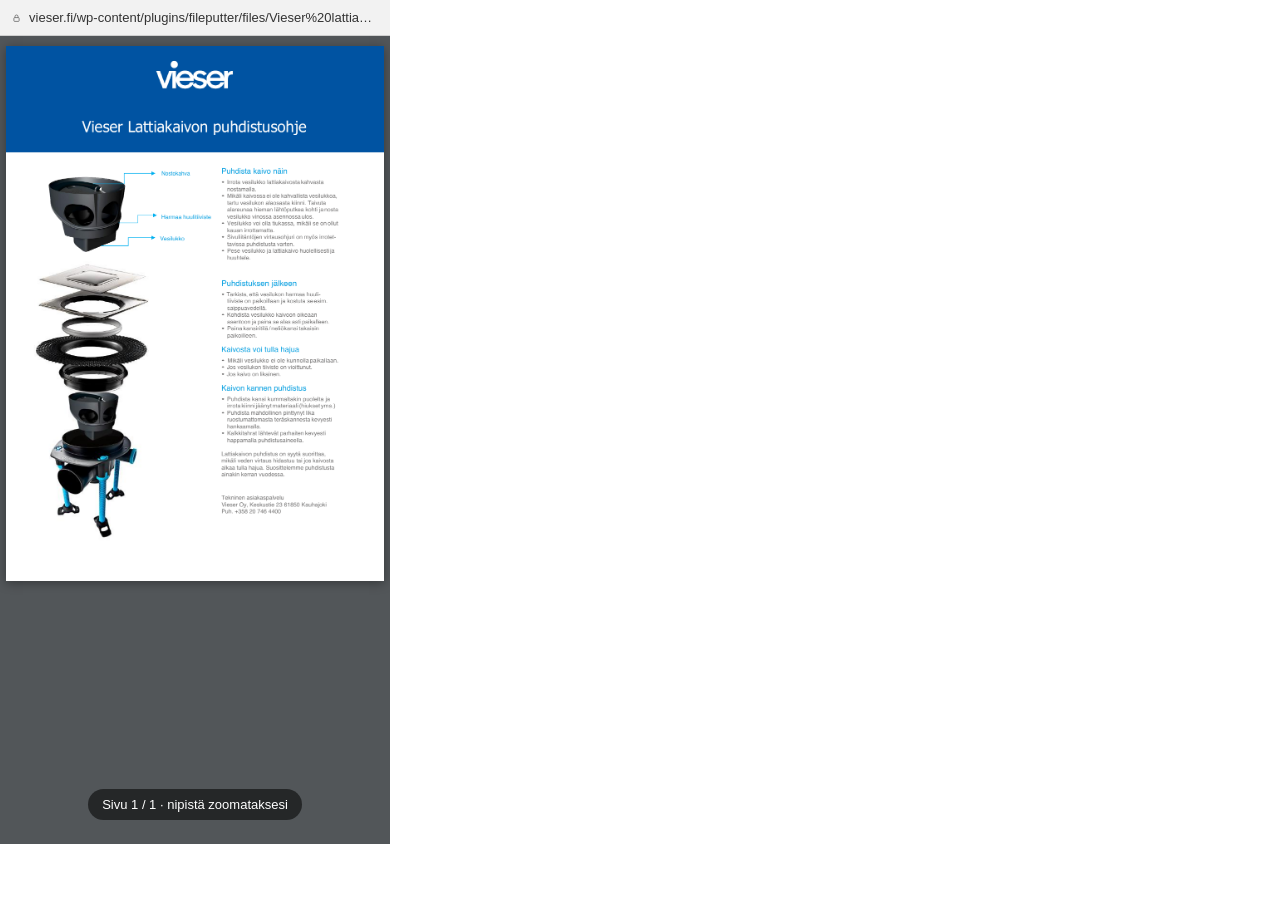
<file: Ohje-nyt.dc.html>
<!doctype html>
<html lang="fi">
<head>
<meta charset="utf-8">
<title>Puhdistusohje nyt: PDF puhelimessa</title>
<script src="./support.js"></script>
</head>
<body>
<x-dc>
<helmet>
<style>
body{margin:0}
</style>
</helmet>
<div style="width: 390px; height: 844px; background: #525659; display: flex; flex-direction: column; font-family: -apple-system, 'Helvetica Neue', Arial, sans-serif; overflow: hidden">
  <div style="background: #f2f2f2; padding: 10px 12px; display: flex; align-items: center; gap: 8px; border-bottom: 1px solid #d0d0d0">
    <svg width="14" height="14" viewBox="0 0 24 24" fill="none" stroke="#5f5f5f" stroke-width="2" aria-hidden="true"><rect x="5" y="11" width="14" height="10" rx="2"/><path d="M8 11V8a4 4 0 0 1 8 0v3"/></svg>
    <p style="margin: 0; font-size: 13px; color: #333333; white-space: nowrap; overflow: hidden; text-overflow: ellipsis">vieser.fi/wp-content/plugins/fileputter/files/Vieser%20lattiakaivon%20puhdistusohje%20(FI).pdf</p>
  </div>
  <div style="padding: 10px 0 0; display: flex; justify-content: center">
    <img src="img/4e3e712abccda2a90cd80f4ef4748c1b.png" alt="Vieserin puhdistusohje A4-PDF:nä puhelimen levyisenä: teksti on noin viiden pikselin kokoista" style="width: 378px; height: auto; display: block; box-shadow: 0 2px 10px rgba(0,0,0,.35)">
  </div>
  <div style="margin-top: auto; padding: 0 16px 24px; display: flex; justify-content: center">
    <p style="margin: 0; background: rgba(0,0,0,.55); color: #ffffff; font-size: 13px; padding: 8px 14px; border-radius: 16px">Sivu 1 / 1 · nipistä zoomataksesi</p>
  </div>
</div>
</x-dc>
<script type="text/x-dc" data-dc-script data-props='{"$preview":{"width":390,"height":844}}'>
class Component extends DCLogic {
  renderVals() { return {}; }
}
</script>
</body>
</html>
</file>
<file: vieser.css>
/* Vieser pitch-demot: yhteiset tilat ja responsiivisuus. Värit brändikirjasta 2024.
   Planetary blue #001e42, Sandstone #f6f5ed, Icy water #bee2e9, Warm sand #c7ab86,
   Dune #dac8ae, Misty green #5b7b69, Mahogany #993300 (vain pienet korostukset). Painikkeet Planetary blue, hover #0f2d57. */
button{font:inherit;color:inherit;cursor:pointer}
a{color:#001e42}
.vs-tap{transition:background-color .2s cubic-bezier(.22,1,.36,1),color .2s cubic-bezier(.22,1,.36,1),box-shadow .2s cubic-bezier(.22,1,.36,1),transform .3s cubic-bezier(.22,1,.36,1),opacity .3s cubic-bezier(.22,1,.36,1)}
.vs-tap:focus-visible,.vs-link:focus-visible{outline:none;box-shadow:0 0 0 2px #f6f5ed,0 0 0 5px #001e42}
.vs-cta:hover{background:#0f2d57 !important}
.vs-cta:hover .vs-arrow{transform:translateX(4px)}
.vs-arrow{transition:transform .3s cubic-bezier(.22,1,.36,1)}
.vs-sec:hover{background:#bee2e9 !important}
.vs-link{color:#001e42;text-decoration:underline;text-decoration-color:#993300;text-decoration-thickness:2px;text-underline-offset:5px;font-weight:700}
.vs-link:hover{color:#993300}
.vs-row{transition:background-color .2s cubic-bezier(.22,1,.36,1)}
.vs-row:hover{background:rgba(190,226,233,.45) !important}
.vs-prod{mix-blend-mode:multiply;filter:brightness(1.08) contrast(1.12)}
.vs-lift{transition:transform .4s cubic-bezier(.22,1,.36,1)}
.vs-lift:hover{transform:translateY(-4px)}
.vs-scroll{scrollbar-width:none}
.vs-scroll::-webkit-scrollbar{display:none}
.vs-mob{display:none !important}
@media (max-width:760px){
  .vs-desk{display:none !important}
  .vs-mob{display:flex !important}
}
@keyframes vs-rise{from{opacity:0;transform:translateY(48px)}to{opacity:1;transform:none}}
@keyframes vs-fade{from{opacity:0}to{opacity:1}}
.vs-rise{animation:vs-rise 1.1s cubic-bezier(.16,1,.3,1) both}
.vs-fadein{animation:vs-fade .9s cubic-bezier(.16,1,.3,1) both}
.vs-d1{animation-delay:.12s}.vs-d2{animation-delay:.24s}.vs-d3{animation-delay:.36s}
@media (prefers-reduced-motion:reduce){.vs-rise,.vs-fadein{animation:none}.vs-tap,.vs-lift,.vs-arrow{transition:none}}
.vs-hero-media{aspect-ratio:1/1}
.vs-tabs{display:flex;gap:28px}
@media (max-width:760px){
  .vs-hero-media{aspect-ratio:4/3}
  .vs-tabs{display:flex;gap:24px;overflow-x:auto;white-space:nowrap;scrollbar-width:none;-webkit-mask-image:linear-gradient(90deg,#000 82%,transparent);mask-image:linear-gradient(90deg,#000 82%,transparent);padding-right:40px}
  .vs-full-mob{width:100%}
  .vs-acc{aspect-ratio:16/9 !important}
}
.vs-check{appearance:none;-webkit-appearance:none;width:24px;height:24px;margin:0;box-shadow:inset 0 0 0 2px #001e42;background:#f6f5ed;display:grid;place-content:center;cursor:pointer;flex:none}
.vs-check:checked{background:#001e42}
.vs-check:checked::after{content:"";width:12px;height:7px;border-left:2.5px solid #f6f5ed;border-bottom:2.5px solid #f6f5ed;transform:translateY(-2px) rotate(-45deg)}
.vs-check:focus-visible{outline:none;box-shadow:inset 0 0 0 2px #001e42,0 0 0 3px #f6f5ed,0 0 0 6px #001e42}
/* Lattiataso: valokuvan kaivon keskipiste ja piirroksen akseli samalla pystylinjalla (50 %).
   Lattiakuva: Vieserin tarinamme_2024_9, lattiataso oikaistu projektiivisella muunnoksella isometriaan (kannen nurkat 759,589 / 972,552 / 1087,610 / 862,650 -> vinoneliö). Kaivon keskipiste 50 % / 43,6 %. */
.lt{position:relative}
.lt-photo{position:relative;overflow:hidden;height:var(--lt-h,560px)}
.lt-photo>img{position:absolute;left:50%;top:calc(var(--lt-yn,.78)*100%);width:max(100%,var(--lt-w,1400px));max-width:none;height:auto;transform:translate(calc(-1*var(--lt-px,48.18%)),calc(-1*var(--lt-py,55.56%)))}
.lt-ax{position:absolute;left:50%;top:calc(var(--lt-yn,.78)*100%);bottom:0;width:0;border-left:1.5px dashed rgba(0,30,66,.6);z-index:2}
.lt-dot{position:absolute;left:50%;top:calc(var(--lt-yn,.78)*100%);width:14px;height:14px;margin:-7px 0 0 -7px;border-radius:50%;box-shadow:0 0 0 1.5px #001e42,0 0 0 4px rgba(246,245,237,.85);z-index:3}
.lt-line{position:relative;height:2px;background:#001e42;z-index:3}
.lt-chip{position:absolute;top:-17px;margin:0;background:#001e42;color:#f6f5ed;font-size:14px;font-weight:700;padding:8px 14px}
.lt-ground{background-color:#e3d5c3;background-image:radial-gradient(rgba(0,30,66,.10) .8px,transparent 1.1px),radial-gradient(rgba(0,30,66,.06) .8px,transparent 1.1px);background-size:7px 7px,11px 11px;background-position:0 0,3px 5px}
.lt-draw{position:relative;padding-top:var(--lt-pt,64px)}
.lt-draw::before{content:"";position:absolute;left:50%;top:0;bottom:0;border-left:1.5px dashed rgba(0,30,66,.6);z-index:2}
.lt-draw>img{position:relative;display:block;width:100%;height:auto}
.lt-noax::before{display:none}
@media (min-width:761px){.lt-grid>.lt-span{grid-column:2 / 4}}
.lt-grid{display:grid;grid-template-columns:minmax(0,1fr) minmax(0,var(--lt-dw,560px)) minmax(0,1fr);column-gap:clamp(24px,3vw,48px);align-items:start}
@media (max-width:760px){
  .lt-grid{grid-template-columns:minmax(0,1fr)}
  .lt-grid>.lt-draw{order:-1}
}
.pk{background:#edebe3}
.pk-shadow{position:absolute;left:26%;right:26%;bottom:22%;height:24px;border-radius:50%;background:rgba(0,30,66,.14);filter:blur(14px)}
.sc-stage{container-type:size}
/* Sopii yhteen: lisävarusteet riveinä, ei kortteja. Kuvat rajattu tuotteeseen, jotta koot ovat vertailukelpoiset. */
.vs-fit-wrap{display:grid;grid-template-columns:minmax(0,4fr) minmax(0,8fr);gap:clamp(24px,4vw,72px);align-items:start}
.vs-fit{list-style:none;margin:0;padding:0;border-top:2px solid #001e42}
.vs-fit>li{border-bottom:1px solid #c7ab86}
.vs-fit-row{display:grid;grid-template-columns:152px minmax(0,1fr) minmax(120px,auto) 22px;column-gap:32px;align-items:center;padding:22px 0;color:#001e42;text-decoration:none}
.vs-fit-img{height:104px;display:flex;align-items:center;justify-content:center}
.vs-fit-img>img{max-width:100%;max-height:100%;width:auto;height:auto;display:block}
.vs-fit-txt>strong{display:block;font-size:22px;line-height:1.2;font-weight:800;letter-spacing:-.01em}
.vs-fit-txt>span{display:block;margin-top:4px;font-size:15px;line-height:1.5;color:#44546a}
.vs-fit-num{text-align:right;font-size:30px;line-height:1;font-weight:800;letter-spacing:-.02em;font-variant-numeric:tabular-nums;white-space:nowrap}
.vs-fit-num>small{display:block;margin-top:6px;font-size:13px;line-height:1.3;font-weight:600;letter-spacing:0;color:#44546a}
.vs-fit-row:hover .vs-fit-txt>strong{text-decoration:underline;text-decoration-color:#993300;text-decoration-thickness:2px;text-underline-offset:5px}
.vs-fit-row:hover .vs-arrow{transform:translateX(4px)}
.vs-fit-row:focus-visible{outline:none;box-shadow:0 0 0 3px #001e42}
@media (max-width:760px){
  .vs-fit-wrap{grid-template-columns:minmax(0,1fr)}
  .vs-fit-row{grid-template-columns:84px minmax(0,1fr) 20px;column-gap:16px;row-gap:10px;padding:18px 0}
  .vs-fit-img{height:68px;grid-row:1 / 3}
  .vs-fit-txt{grid-column:2}
  .vs-fit-txt>strong{font-size:19px}
  .vs-fit-num{grid-column:2;grid-row:2;text-align:left;font-size:20px;display:flex;align-items:baseline;gap:8px}
  .vs-fit-num:empty{display:none}
  .vs-fit-num>small{margin-top:0;order:-1;font-size:14px}
  .vs-fit-row>.vs-arrow{grid-column:3;grid-row:1 / 3}
}
/* Video: tavallinen soitin, julisteena Vieserin oma kuva. */
.vs-play{box-shadow:0 6px 24px rgba(0,30,66,.28)}
.vs-play:hover{transform:scale(1.06)}
.vs-play:focus-visible{outline:none;box-shadow:0 0 0 3px #001e42,0 0 0 6px #f6f5ed}
/* Tyylilaatta: akseli päättyy kaivon pohjaan, ettei se osu lähdön nimeen. */
@media (min-width:761px){.lt-draw.lt-axcut::before{bottom:10%}}
</file>
